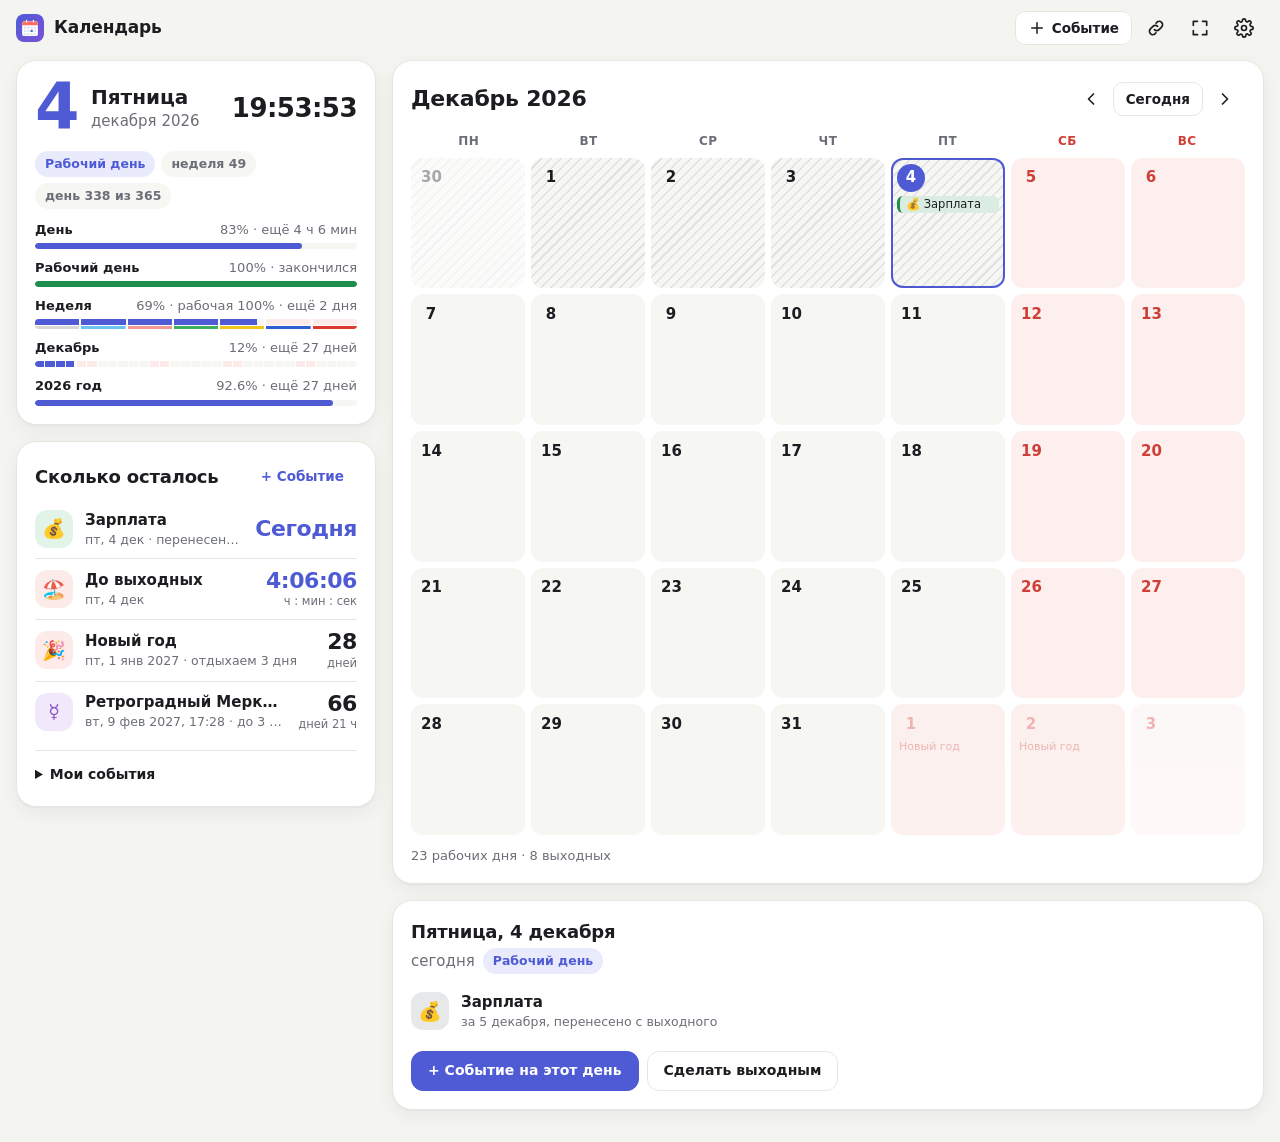
<file: index.html>
<!doctype html>
<html lang="ru">
<head>
  <meta charset="utf-8">
  <meta name="viewport" content="width=device-width, initial-scale=1, viewport-fit=cover">
  <title>Удобный календарь</title>
  <meta name="description" content="Сегодня, месяц и отсчёты до событий, выходных и зарплаты">
  <meta name="theme-color" content="#f4f4f1" media="(prefers-color-scheme: light)">
  <meta name="theme-color" content="#0f1115" media="(prefers-color-scheme: dark)">
  <meta name="apple-mobile-web-app-capable" content="yes">
  <meta name="mobile-web-app-capable" content="yes">
  <meta name="apple-mobile-web-app-title" content="Календарь">
  <meta name="apple-mobile-web-app-status-bar-style" content="default">
  <link rel="manifest" href="pwa.json">
  <link rel="icon" href="icons/icon.svg" type="image/svg+xml">
  <link rel="apple-touch-icon" href="icons/apple-touch-icon.png">
  <link rel="stylesheet" href="css/app.css">
  <script src="js/boot.js"></script>
  <script type="module" src="js/app.js"></script>
</head>
<body>
  <header class="topbar">
    <div class="brand">
      <img src="icons/icon.svg" alt="" width="28" height="28">
      <span>Календарь</span>
    </div>
    <div class="top-actions">
      <button class="btn small" id="installBtn" title="Установить приложение" aria-label="Установить приложение" hidden>
        <svg viewBox="0 0 24 24" aria-hidden="true"><path d="M12 4v11M7 10l5 5 5-5M5 20h14"/></svg><span class="hide-phone">Установить</span>
      </button>
      <button class="btn small" id="addBtn" title="Новое событие (N)">
        <svg viewBox="0 0 24 24" aria-hidden="true"><path d="M12 5v14M5 12h14"/></svg><span class="hide-xs">Событие</span>
      </button>
      <button class="icon-btn" id="shareBtn" title="Поделиться ссылкой" aria-label="Поделиться ссылкой">
        <svg viewBox="0 0 24 24" aria-hidden="true"><path d="M10 14a4 4 0 0 0 5.7 0l3-3a4 4 0 0 0-5.7-5.7l-1 1"/><path d="M14 10a4 4 0 0 0-5.7 0l-3 3a4 4 0 0 0 5.7 5.7l1-1"/></svg>
      </button>
      <button class="icon-btn" id="fsBtn" title="На весь экран (F)" aria-label="На весь экран" hidden>
        <svg class="fs-on" viewBox="0 0 24 24" aria-hidden="true"><path d="M4 9V4h5M20 9V4h-5M4 15v5h5M20 15v5h-5"/></svg>
        <svg class="fs-off" viewBox="0 0 24 24" aria-hidden="true" hidden><path d="M9 4v5H4M15 4v5h5M9 20v-5H4M15 20v-5h5"/></svg>
      </button>
      <button class="icon-btn" id="settingsBtn" title="Настройки" aria-label="Настройки">
        <svg viewBox="0 0 24 24" aria-hidden="true"><circle cx="12" cy="12" r="3"/><path d="M19.4 15a1.7 1.7 0 0 0 .3 1.8l.1.1a2 2 0 1 1-2.8 2.8l-.1-.1a1.7 1.7 0 0 0-1.8-.3 1.7 1.7 0 0 0-1 1.5V21a2 2 0 1 1-4 0v-.1a1.7 1.7 0 0 0-1.1-1.5 1.7 1.7 0 0 0-1.8.3l-.1.1a2 2 0 1 1-2.8-2.8l.1-.1a1.7 1.7 0 0 0 .3-1.8 1.7 1.7 0 0 0-1.5-1H3a2 2 0 1 1 0-4h.1a1.7 1.7 0 0 0 1.5-1.1 1.7 1.7 0 0 0-.3-1.8l-.1-.1a2 2 0 1 1 2.8-2.8l.1.1a1.7 1.7 0 0 0 1.8.3H9a1.7 1.7 0 0 0 1-1.5V3a2 2 0 1 1 4 0v.1a1.7 1.7 0 0 0 1 1.5 1.7 1.7 0 0 0 1.8-.3l.1-.1a2 2 0 1 1 2.8 2.8l-.1.1a1.7 1.7 0 0 0-.3 1.8V9a1.7 1.7 0 0 0 1.5 1H21a2 2 0 1 1 0 4h-.1a1.7 1.7 0 0 0-1.5 1z"/></svg>
      </button>
    </div>
  </header>

  <main class="layout">
    <div class="col-a">
      <section class="card today" id="today" aria-label="Сегодня"></section>
      <section class="card countdowns" aria-labelledby="cdTitle">
        <div class="card-head">
          <h2 id="cdTitle">Сколько осталось</h2>
          <button class="btn small ghost" data-act="new-event">+ Событие</button>
        </div>
        <ul class="cd-list" id="cdList"></ul>
        <button class="btn small ghost cd-more" data-act="cd-more" id="cdMore" hidden></button>
        <details class="events-all" id="eventsAll">
          <summary>Мои события <span class="muted" id="evCount"></span></summary>
          <ul class="ev-list" id="evList"></ul>
        </details>
      </section>
    </div>

    <section class="card month" aria-labelledby="mTitle">
      <div class="month-head">
        <h2 id="mTitle"></h2>
        <div class="month-nav">
          <button class="icon-btn" data-act="prev" aria-label="Предыдущий месяц" title="Предыдущий месяц (←)">
            <svg viewBox="0 0 24 24" aria-hidden="true"><path d="M15 18l-6-6 6-6"/></svg>
          </button>
          <button class="btn small" data-act="today" title="Сегодня (T)">Сегодня</button>
          <button class="icon-btn" data-act="next" aria-label="Следующий месяц" title="Следующий месяц (→)">
            <svg viewBox="0 0 24 24" aria-hidden="true"><path d="M9 18l6-6-6-6"/></svg>
          </button>
        </div>
      </div>
      <div class="dow" id="dow"></div>
      <div class="grid" id="grid" role="grid"></div>
      <div class="month-foot muted" id="mStats"></div>
    </section>

    <div class="col-c">
      <section class="card day" id="day" aria-live="polite"></section>
      <section class="card bclock" id="bclock" aria-label="Часы"></section>
    </div>
  </main>

  <dialog class="sheet" id="evDlg">
    <form id="evForm" method="dialog" autocomplete="off">
      <h2 id="evDlgTitle">Новое событие</h2>
      <label class="fld"><span>Название</span><input name="title" required maxlength="120" placeholder="Например, отпуск"></label>
      <div class="row2">
        <label class="fld"><span>Дата</span><input type="date" name="date" required></label>
        <label class="fld"><span>Время <em>необязательно</em></span><input type="hidden" name="time"><button type="button" class="time-field" id="evTimeBtn"></button></label>
      </div>
      <div class="fld" id="evCalFld" hidden><span>Календарь <em>можно несколько</em></span>
        <div class="cal-chips" id="evCals" role="group" aria-label="Календари"></div>
        <p class="cal-note" id="evCalNote" hidden></p>
      </div>
      <label class="fld"><span>Повтор</span>
        <select name="repeat">
          <option value="none">Не повторять</option>
          <option value="yearly">Каждый год</option>
          <option value="monthly">Каждый месяц</option>
          <option value="weekly">Каждую неделю</option>
        </select>
      </label>
      <div class="fld"><span>Цвет и значок</span>
        <div class="colors-row"><div class="colors" id="evColors"></div><input class="emoji-in" name="emoji" maxlength="16" placeholder="🙂" aria-label="Значок (эмодзи)"></div>
      </div>
      <label class="chk"><input type="checkbox" name="countdown" checked> Показывать в «Сколько осталось»</label>
      <div class="dlg-actions">
        <button type="button" class="btn ghost danger" id="evDelete">Удалить</button>
        <span class="sp"></span>
        <button type="button" class="btn" data-close>Отмена</button>
        <button type="submit" class="btn primary" id="evSave">Сохранить</button>
      </div>
    </form>
  </dialog>

  <dialog class="sheet" id="setDlg">
    <div class="dlg-body" id="setBody"></div>
  </dialog>

  <dialog class="sheet" id="shareDlg">
    <div class="dlg-body">
      <h2 id="shareTitle">Перенести на другое устройство</h2>
      <p class="muted" id="shareDesc">Откройте эту ссылку на телефоне или другом компьютере — события и настройки применятся там. Можно отсканировать QR-код камерой.</p>
      <div class="share-opts" id="shareOpts" hidden>
        <label class="chk"><input type="checkbox" id="shareCals"> Перенести также общие календари</label>
        <div class="cal-chips" id="shareCalChips" role="group" aria-label="Какие общие календари перенести" hidden></div>
        <p class="cal-note" id="shareCalNote" hidden></p>
      </div>
      <div class="qr" id="qr"></div>
      <div class="linkrow">
        <input id="shareLink" readonly aria-label="Ссылка">
        <button class="btn primary" id="copyLink">Копировать</button>
      </div>
      <p class="muted small" id="shareSize"></p>
      <div class="dlg-actions">
        <button class="btn" id="nativeShare" hidden>Отправить…</button>
        <span class="sp"></span>
        <button class="btn" data-close>Готово</button>
      </div>
    </div>
  </dialog>

  <dialog class="sheet" id="impDlg">
    <div class="dlg-body">
      <h2>Применить данные из ссылки?</h2>
      <p id="impSummary"></p>
      <p class="muted small"><b>Объединить</b> — добавит и обновит события из ссылки, ваши остальные останутся.<br><b>Заменить</b> — сделает всё точно как в ссылке; общие календари этого устройства останутся.</p>
      <div class="dlg-actions">
        <button class="btn" data-close>Отмена</button>
        <span class="sp"></span>
        <button class="btn" id="impReplace">Заменить</button>
        <button class="btn primary" id="impMerge">Объединить</button>
      </div>
    </div>
  </dialog>

  <div class="update-bar" id="updateBar" role="status" hidden>
    <span id="updateText">Новая версия</span>
    <button class="btn small primary" id="updateBtn">Обновить</button>
    <button class="icon-btn" id="updateClose" aria-label="Позже" title="Позже">×</button>
  </div>

  <div class="toast" id="toast" role="status" aria-live="polite"></div>
</body>
</html>
</file>
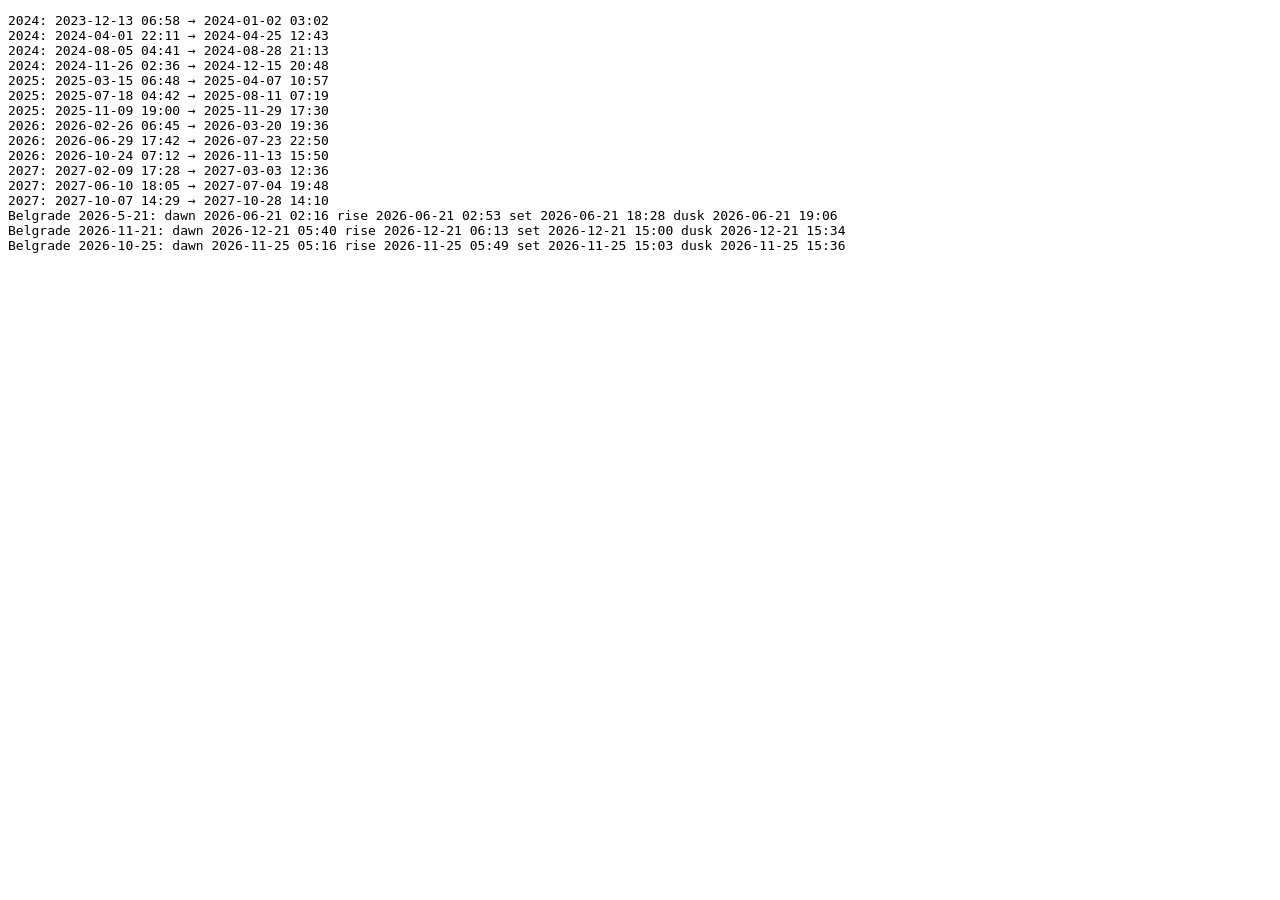
<file: tests/astro.html>
<!doctype html>
<meta charset="utf-8">
<title>Astro check</title>
<pre id="out">running…</pre>
<script type="module">
// Dev helper: prints computed Mercury retrograde periods and Belgrade sun times, for eyeballing.
import { mercuryRetrogrades, sunTimes } from '../js/astro.js';
const f = (d) => d && `${d.getFullYear()}-${String(d.getMonth() + 1).padStart(2, '0')}-${String(d.getDate()).padStart(2, '0')} ${String(d.getHours()).padStart(2, '0')}:${String(d.getMinutes()).padStart(2, '0')}`;
const lines = [];
for (const y of [2024, 2025, 2026, 2027]) for (const p of mercuryRetrogrades(y)) lines.push(`${y}: ${f(p.start)} → ${f(p.end)}`);
for (const ds of [[2026, 5, 21], [2026, 11, 21], [2026, 10, 25]]) {
  const s = sunTimes(new Date(...ds), 44.8125, 20.4612);
  lines.push(`Belgrade ${ds.join('-')}: dawn ${f(s.dawn)} rise ${f(s.sunrise)} set ${f(s.sunset)} dusk ${f(s.dusk)}`);
}
document.getElementById('out').textContent = lines.join('\n');
</script>
</file>
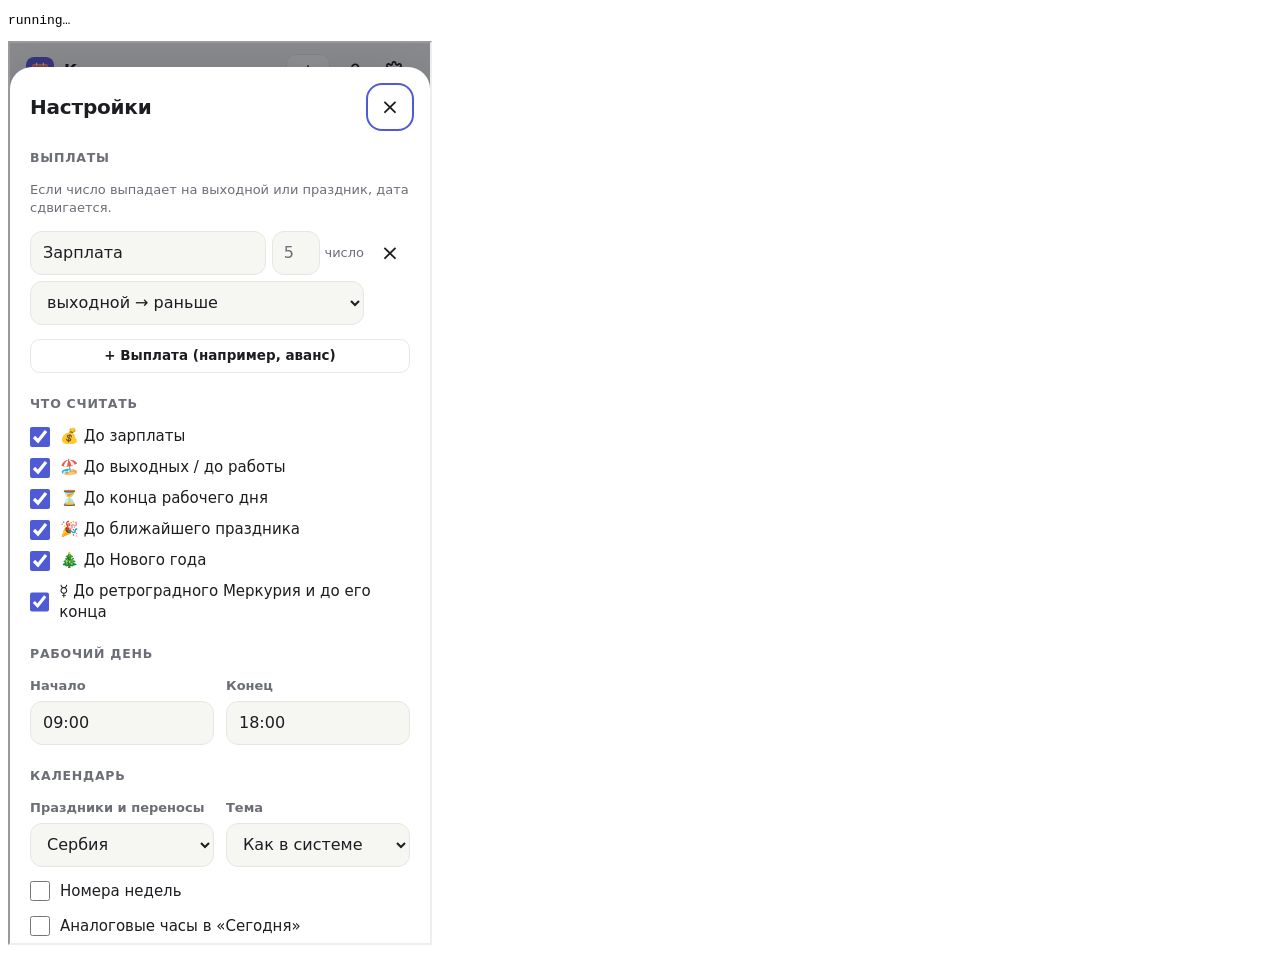
<file: tests/cal-live.html>
<!doctype html>
<meta charset="utf-8">
<title>Shared calendar live test</title>
<pre id="out">running…</pre>
<iframe id="app" src="../" width="420" height="900"></iframe>
<script type="module">
// Dev helper: drives "new shared calendar" in the real app against a GitHub repo and plays a second
// device with the module API. Open as  tests/cal-live.html#repo=owner/name&t=<token>  in a fresh profile.
// Never prints the token; deletes the calendar file at the end.
import { parseJoin, emptyShared, mergeShared, canonicalShared, packShared, normalizeShared } from '../js/shared.js';
import { createSync, getRemote, newKey } from '../js/sync.js';

const out = document.getElementById('out');
const params = new URLSearchParams(location.hash.slice(1));
history.replaceState(null, '', location.pathname);
const repo = params.get('repo');
const token = params.get('t');
const results = [];
const eq = (name, got, want) => results.push([JSON.stringify(got) === JSON.stringify(want), name, got, want]);
const wait = (ms) => new Promise((r) => setTimeout(r, ms));
const until = async (fn, ms = 30000) => { const t0 = Date.now(); while (Date.now() - t0 < ms) { const v = await fn(); if (v) return v; await wait(200); } return null; };

const frame = document.getElementById('app');
await new Promise((r) => frame.addEventListener('load', r, { once: true }));
await wait(800);
const d = frame.contentDocument;
const w = frame.contentWindow;
w.confirm = () => true;
let member = null;
try {
  // 1. create
  d.getElementById('settingsBtn').click();
  d.getElementById('calNewName').value = 'Тест-семья';
  d.getElementById('calRepo').value = repo;
  d.getElementById('calToken').value = token;
  d.querySelector('[data-act="cal-create"]').click();
  const link = await until(() => d.getElementById('shareDlg').open && d.getElementById('shareLink').value.includes('#join=') && d.getElementById('shareLink').value);
  eq('invitation shown', !!link, true);
  const j = parseJoin(link);
  member = j.member;
  eq('invitation name', j.name, 'Тест-семья');
  eq('file under cal/', member.path, `cal/${member.id}.enc`);
  const unpack = (o) => normalizeShared(o, member.id);
  const r0 = await getRemote(member, unpack);
  eq('file created and readable with the invitation key', [!!r0, r0 && r0.state.name], [true, 'Тест-семья']);
  let kind = '';
  try { await getRemote({ ...member, key: newKey() }, unpack); } catch (e) { kind = e.kind; }
  eq('another key cannot read it', kind, 'key');
  d.getElementById('shareDlg').close();
  d.getElementById('setDlg').close();

  // 2. an event added in the app goes to that calendar's file
  d.getElementById('addBtn').click();
  const f = d.getElementById('evForm');
  eq('calendar choice shown in the event dialog', d.getElementById('evCalFld').hidden, false);
  f.title.value = 'Термы';
  d.querySelector('.cal-chip[data-cal=""]').click(); // off "Мой"
  d.querySelector(`.cal-chip[data-cal="${member.id}"]`).click();
  eq('colour hidden for a shared calendar', d.getElementById('evColors').hidden, true);
  eq('warning that others will see it', [d.getElementById('evCalNote').hidden, d.getElementById('evSave').textContent], [false, 'Сохранить и отправить']);
  f.requestSubmit();
  const r1 = await until(async () => { const r = await getRemote(member, unpack); return r && r.state.events.some((e) => e.title === 'Термы') && r; });
  eq('event pushed to the shared file', !!r1, true);
  if (!r1) {
    d.getElementById('settingsBtn').click();
    const stEl = d.getElementById(`calSt-${member.id}`);
    results.push([false, 'status after edit', stEl && stEl.textContent, '']);
    d.getElementById('setDlg').close();
  }
  const personal = JSON.parse(w.localStorage.getItem('good-calendar:v1'));
  eq('not in the personal events', personal.events.some((e) => e.title === 'Термы'), false);
  eq('calendar name in the countdowns', d.getElementById('cdList').textContent.includes('Тест-семья'), true);

  // 3. another device adds an event; this one picks it up
  let b = emptyShared(member.id);
  const devB = createSync({
    getConfig: () => member, saveConfig: () => {}, getState: () => b, setState: (s) => { b = s; },
    merge: mergeShared, canon: canonicalShared, pack: packShared, unpack,
  });
  await devB.run();
  eq('second device sees the event', b.events.map((e) => e.title), ['Термы']);
  b = { ...b, events: [...b.events, { id: 'devb1', title: 'Поход на Фрушку', date: '2026-12-20', time: '', repeat: 'none', color: '#2f9e5b', emoji: '', countdown: true, u: Date.now() }] };
  // GitHub may answer 5xx on quick successive commits (and still make them): retry like the app would later
  await until(async () => { await devB.run(); return devB.status().state === 'ok'; }, 60000);
  d.getElementById('settingsBtn').click();
  const got = await until(async () => {
    d.querySelector(`.cal-row[data-cid="${member.id}"] [data-act="cal-sync"]`).click();
    await wait(1500);
    return d.getElementById('evList').textContent.includes('Поход на Фрушку');
  }, 60000);
  eq('event from the other device shown', !!got, true);
  if (!got) {
    const rr = await getRemote(member, unpack);
    results.push([false, 'diag', { devB: devB.status(), remote: rr && rr.state.events.map((e) => e.title), appStatus: (d.getElementById(`calSt-${member.id}`) || {}).textContent, cache: JSON.parse(w.localStorage.getItem(`good-calendar:cal:${member.id}`)).events.map((e) => e.title) }, '']);
  }

  // 4. rename travels too
  const nameIn = d.querySelector(`.cal-row[data-cid="${member.id}"] .cal-name`);
  nameIn.value = 'Семья';
  nameIn.dispatchEvent(new Event('change', { bubbles: true }));
  await until(async () => { await devB.run(); return b.name === 'Семья'; });
  eq('rename reaches the other device', b.name, 'Семья');

  // 5. leave
  d.querySelector(`.cal-row[data-cid="${member.id}"] [data-act="cal-leave"]`).click();
  await wait(300);
  const after = JSON.parse(w.localStorage.getItem('good-calendar:v1'));
  eq('membership removed', after.cals.length, 0);
  eq('cache removed', w.localStorage.getItem(`good-calendar:cal:${member.id}`), null);
  eq('events gone from the view', d.getElementById('evList').textContent.includes('Термы'), false);
} catch (e) {
  results.push([false, 'exception', String(e && e.message), '']);
}
// cleanup
if (member) {
  let status = 0;
  for (let i = 0; i < 5 && status !== 200; i++) {
    if (i) await wait(3000);
    const j = await fetch(`https://api.github.com/repos/${repo}/contents/${member.path}`, { headers: { Authorization: `Bearer ${token}` }, cache: 'no-store' }).then((r) => r.json());
    const del = await fetch(`https://api.github.com/repos/${repo}/contents/${member.path}`, {
      method: 'DELETE',
      headers: { Authorization: `Bearer ${token}`, 'Content-Type': 'application/json' },
      body: JSON.stringify({ message: 'remove shared calendar self-test file', sha: j.sha }),
    });
    status = del.status;
  }
  eq('cleanup', status, 200);
}
const fails = results.filter((r) => !r[0]);
out.textContent = `${results.length - fails.length}/${results.length} passed\n`
  + fails.map((x) => `FAIL ${x[1]}: got ${JSON.stringify(x[2])}, want ${JSON.stringify(x[3])}`).join('\n');
</script>
</file>
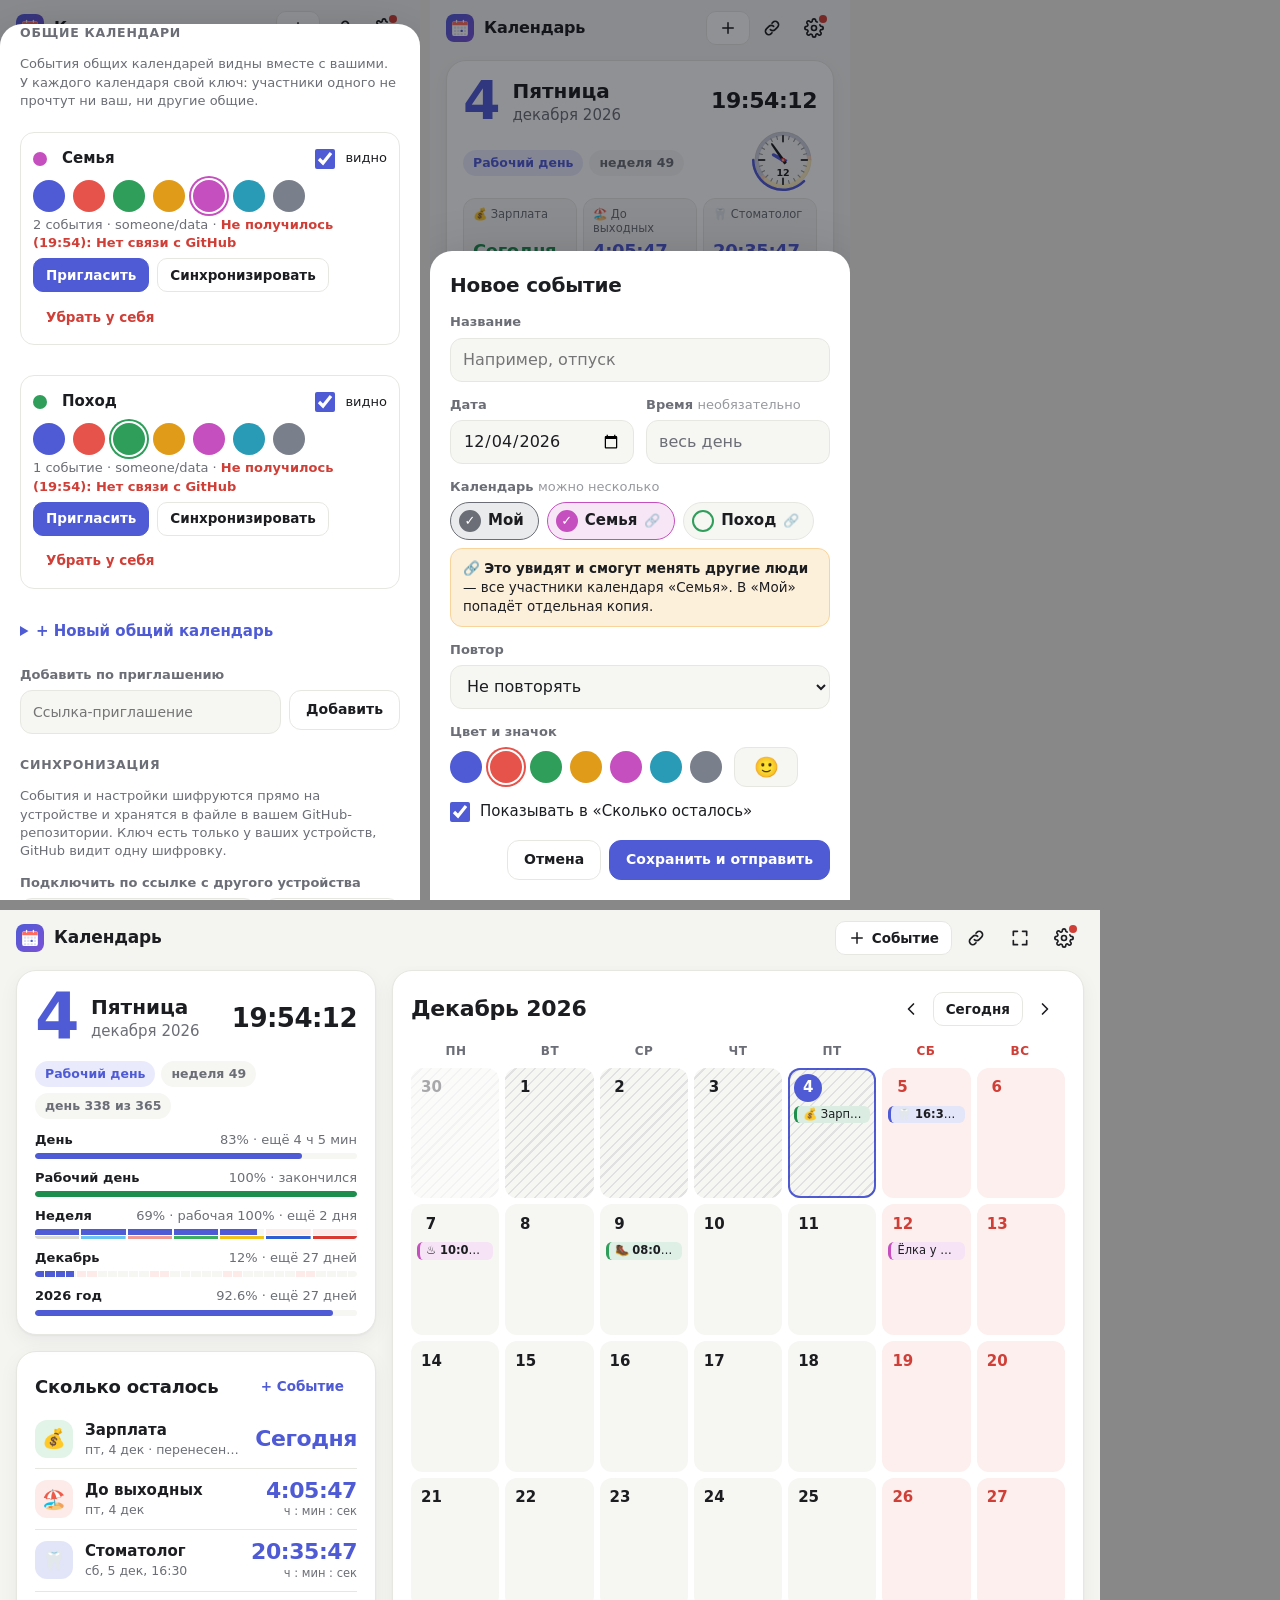
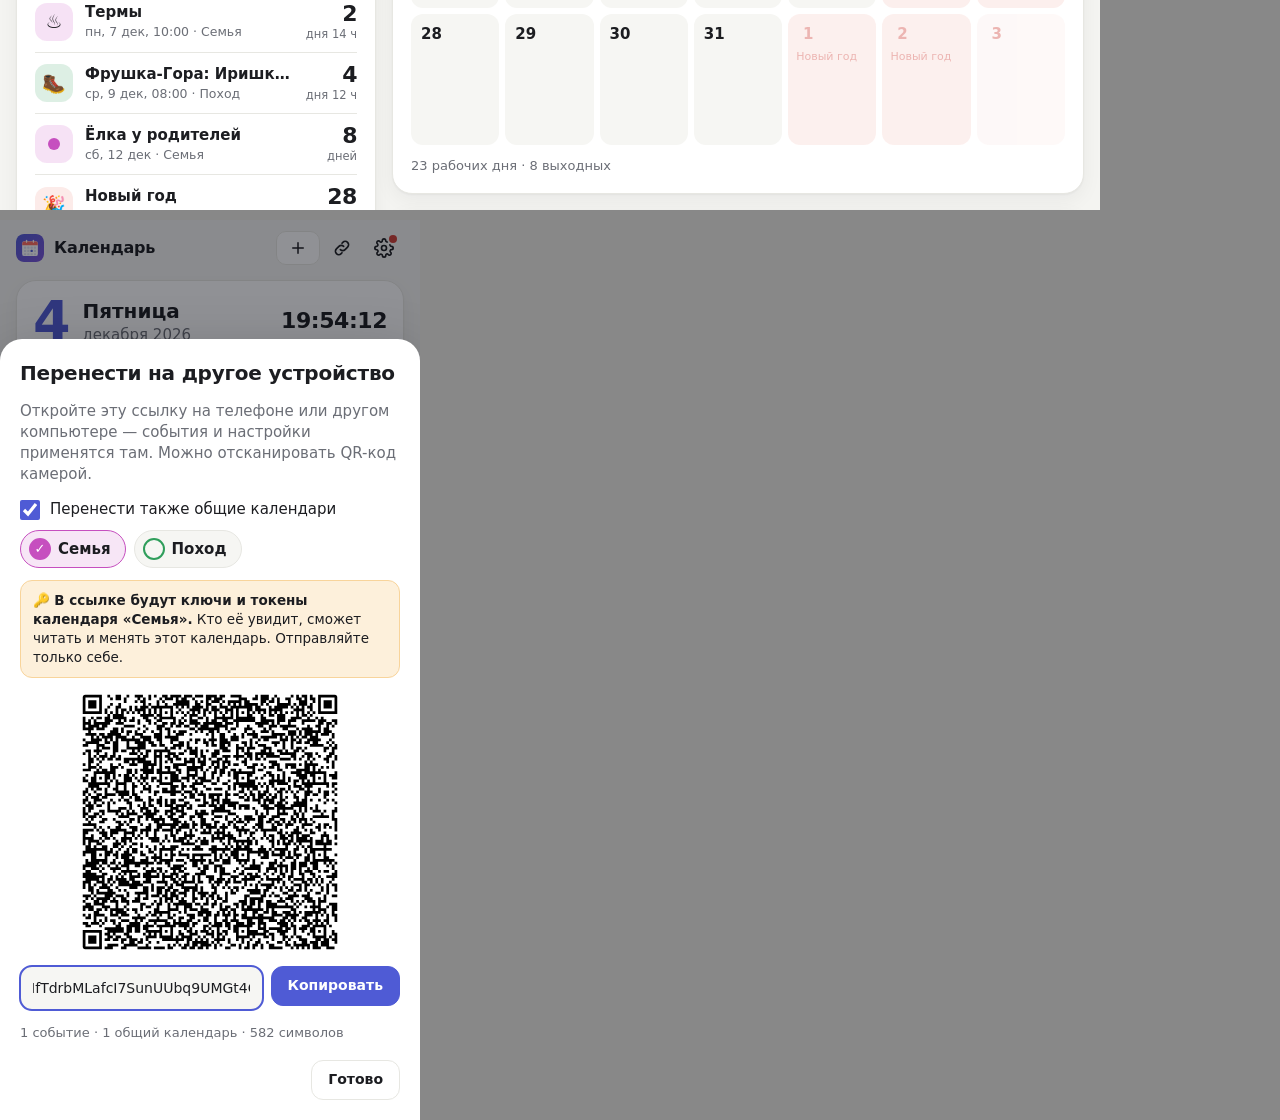
<file: tests/cals-ui.html>
<!doctype html>
<meta charset="utf-8">
<title>Shared calendars UI</title>
<style>body { margin: 0; display: flex; flex-wrap: wrap; gap: 10px; background: #888; } iframe { border: 0; background: #fff; }</style>
<!-- Dev helper (fresh profile only: overwrites local data): two made-up shared calendars, then
     a: settings at "Общие календари" · b: new event dialog · c: the month with their events -->
<iframe id="a" width="420" height="900"></iframe>
<iframe id="b" width="420" height="900"></iframe>
<iframe id="c" width="1100" height="900"></iframe>
<iframe id="d" width="420" height="900"></iframe>
<script type="module">
const day = (off) => { const t = new Date(); t.setDate(t.getDate() + off); return t.toISOString().slice(0, 10); };
const mem = (id) => ({ id, repo: 'someone/data', path: `cal/${id}.enc`, token: 'github_pat_' + 'x'.repeat(40), key: 'k'.repeat(43), u: 1 });
const ev = (id, title, off, time = '', emoji = '') => ({ id, title, date: day(off), time, repeat: 'none', color: '#4f5bd5', emoji, countdown: true, u: 1 });
localStorage.setItem('good-calendar:v1', JSON.stringify({ v: 3, events: [ev('p1', 'Стоматолог', 1, '16:30', '🦷')], cals: [mem('fam'), mem('hike')] }));
localStorage.setItem('good-calendar:cal:fam', JSON.stringify({ v: 1, id: 'fam', name: 'Семья', color: '#c64fbf', metaU: 1, events: [ev('f1', 'Термы', 3, '10:00', '♨️'), ev('f2', 'Ёлка у родителей', 8)], deleted: {} }));
localStorage.setItem('good-calendar:cal:hike', JSON.stringify({ v: 1, id: 'hike', name: 'Поход', color: '#2f9e5b', metaU: 1, events: [ev('h1', 'Фрушка-Гора: Иришки Венац', 5, '08:00', '🥾')], deleted: {} }));
const load = (id) => new Promise((r) => { const f = document.getElementById(id); f.addEventListener('load', r, { once: true }); f.src = '../'; });
await Promise.all(['a', 'b', 'c', 'd'].map(load));
await new Promise((r) => setTimeout(r, 700));
const doc = (id) => document.getElementById(id).contentDocument;
doc('a').getElementById('settingsBtn').click();
doc('a').querySelectorAll('#setBody h3').forEach((h) => { if (h.textContent === 'Общие календари') h.scrollIntoView(); });
doc('b').getElementById('addBtn').click();
doc('b').querySelector('.cal-chip[data-cal="fam"]').click();
doc('d').getElementById('shareBtn').click();
await new Promise((r) => setTimeout(r, 300));
doc('d').getElementById('shareCals').click();
await new Promise((r) => setTimeout(r, 300));
doc('d').querySelector('#shareCalChips .cal-chip[data-cal="hike"]').click();
</script>
</file>
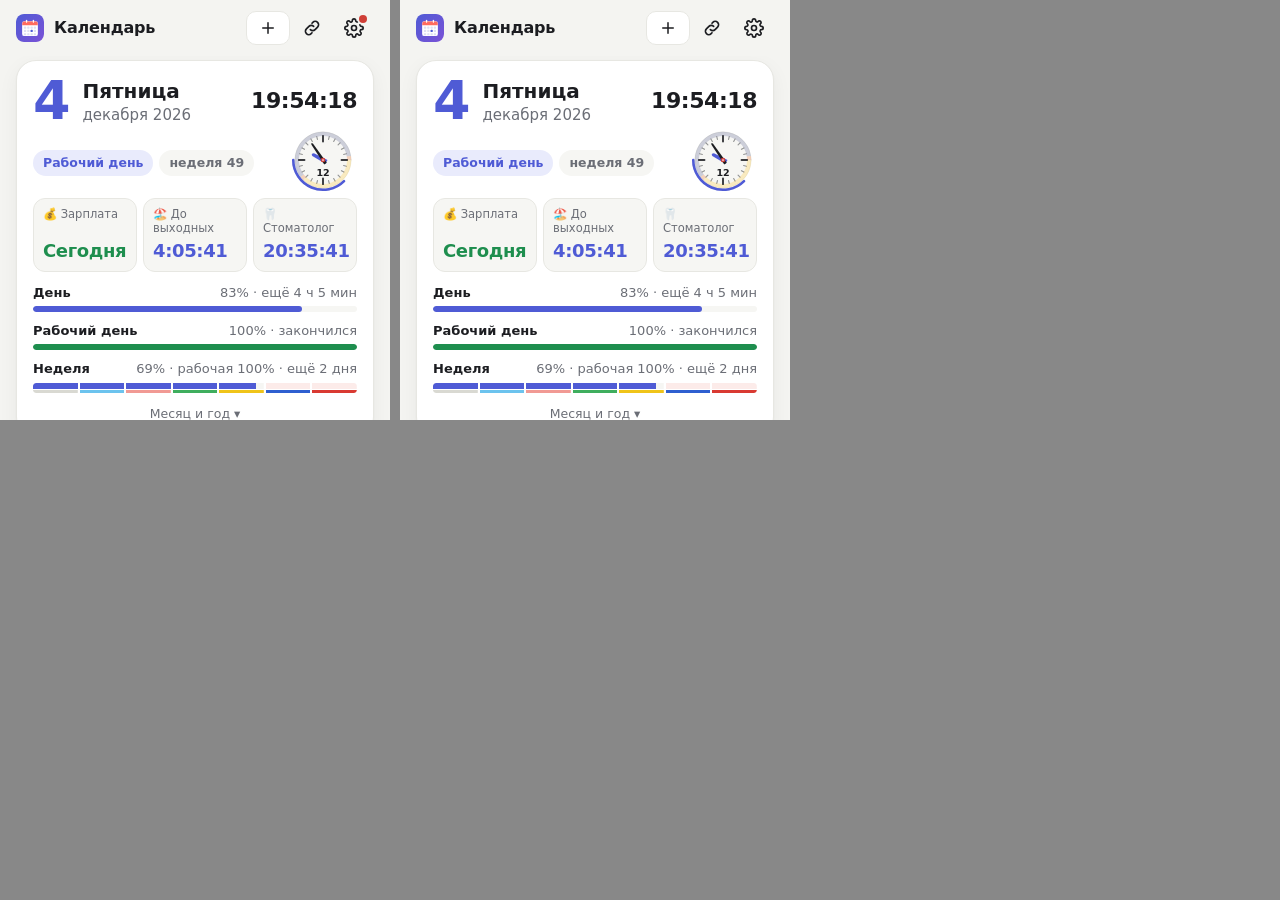
<file: tests/mini.html>
<!doctype html>
<meta charset="utf-8">
<title>Mini clock check</title>
<style>body { margin: 0; display: flex; gap: 10px; background: #888; } iframe { border: 0; width: 390px; height: 420px; }</style>
<!-- Dev helper: the phone Today card as is (a) and after tapping the small clock (b). Restores the mode at the end. -->
<iframe id="a" src="../"></iframe><iframe id="b"></iframe>
<script type="module">
const a = document.getElementById('a');
await new Promise((r) => a.addEventListener('load', r, { once: true }));
await new Promise((r) => setTimeout(r, 600));
const b = document.getElementById('b');
b.src = '../';
await new Promise((r) => b.addEventListener('load', r, { once: true }));
await new Promise((r) => setTimeout(r, 600));
b.contentDocument.querySelector('.mclock').click();
await new Promise((r) => setTimeout(r, 1500));
b.contentDocument.querySelector('.mclock').click(); // back, after the screenshot moment has passed
</script>
</file>
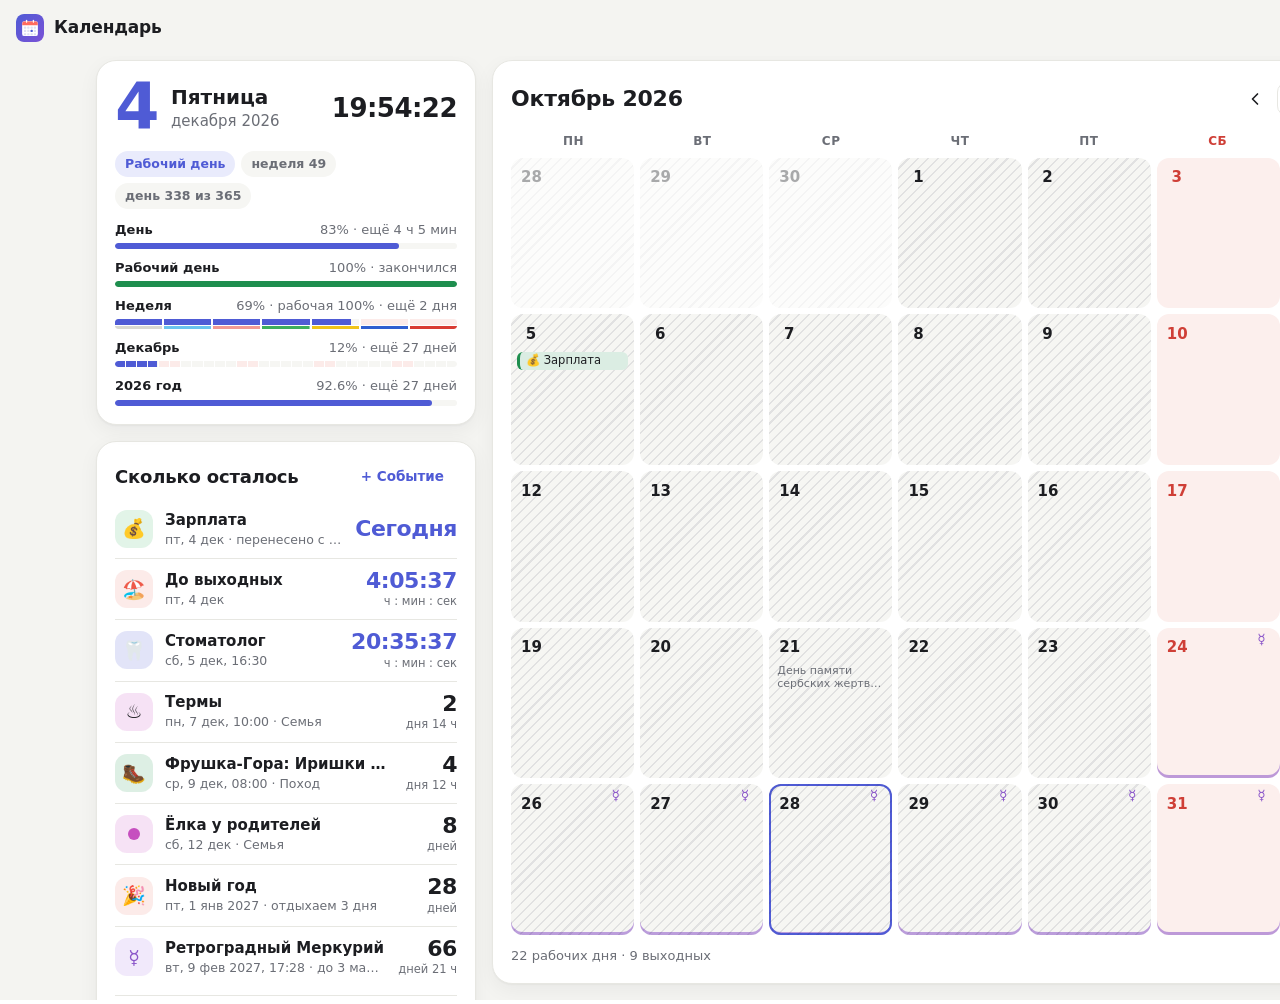
<file: tests/mshot.html>
<!doctype html>
<meta charset="utf-8">
<title>Mercury / 12h check</title>
<style>body { margin: 0; } iframe { border: 0; width: 1880px; height: 1000px; }</style>
<!-- Dev helper: the app on October 2026 (Mercury retrograde from 24 Oct) with the 12-hour dial, for screenshots. -->
<iframe id="f" src="../"></iframe>
<script type="module">
const f = document.getElementById('f');
await new Promise((r) => f.addEventListener('load', r, { once: true }));
await new Promise((r) => setTimeout(r, 700));
const d = f.contentDocument;
d.querySelector('[data-act="prev"]').click();
d.querySelector('.cell[data-day="2026-10-28"]').click();
const mode = d.querySelector('[data-bc-mode]');
if (mode && mode.querySelector('.on').textContent === '24') mode.click();
</script>
</file>
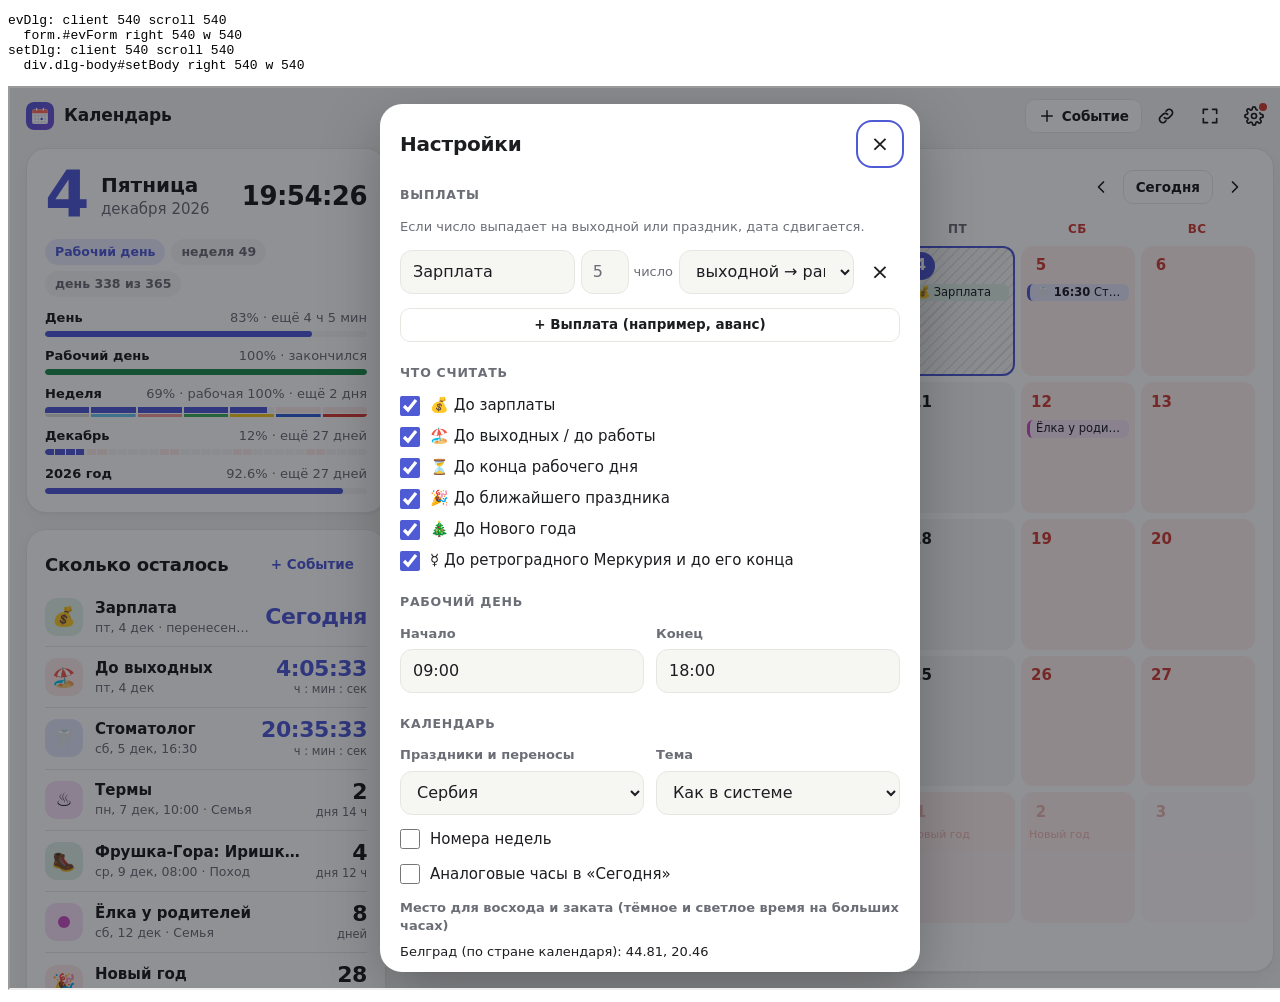
<file: tests/overflow.html>
<!doctype html>
<meta charset="utf-8">
<title>Overflow check</title>
<pre id="out">running…</pre>
<iframe id="f" src="../" width="1280" height="900"></iframe>
<script type="module">
// Dev helper: opens the dialogs and lists elements sticking out of them to the right (horizontal scroll).
const f = document.getElementById('f');
await new Promise((r) => f.addEventListener('load', r, { once: true }));
await new Promise((r) => setTimeout(r, 600));
const d = f.contentDocument;
const lines = [];
const check = (dlg) => {
  const box = dlg.getBoundingClientRect();
  lines.push(`${dlg.id}: client ${dlg.clientWidth} scroll ${dlg.scrollWidth}`);
  for (const el of dlg.querySelectorAll('*')) {
    const r = el.getBoundingClientRect();
    if (r.width && r.right > box.right - 1) lines.push(`  ${el.tagName.toLowerCase()}.${[...el.classList].join('.')}#${el.id} right ${Math.round(r.right - box.left)} w ${Math.round(r.width)}`);
  }
};
d.getElementById('addBtn').click();
check(d.getElementById('evDlg'));
d.getElementById('evDlg').close();
d.getElementById('settingsBtn').click();
check(d.getElementById('setDlg'));
document.getElementById('out').textContent = lines.join('\n');
</script>
</file>
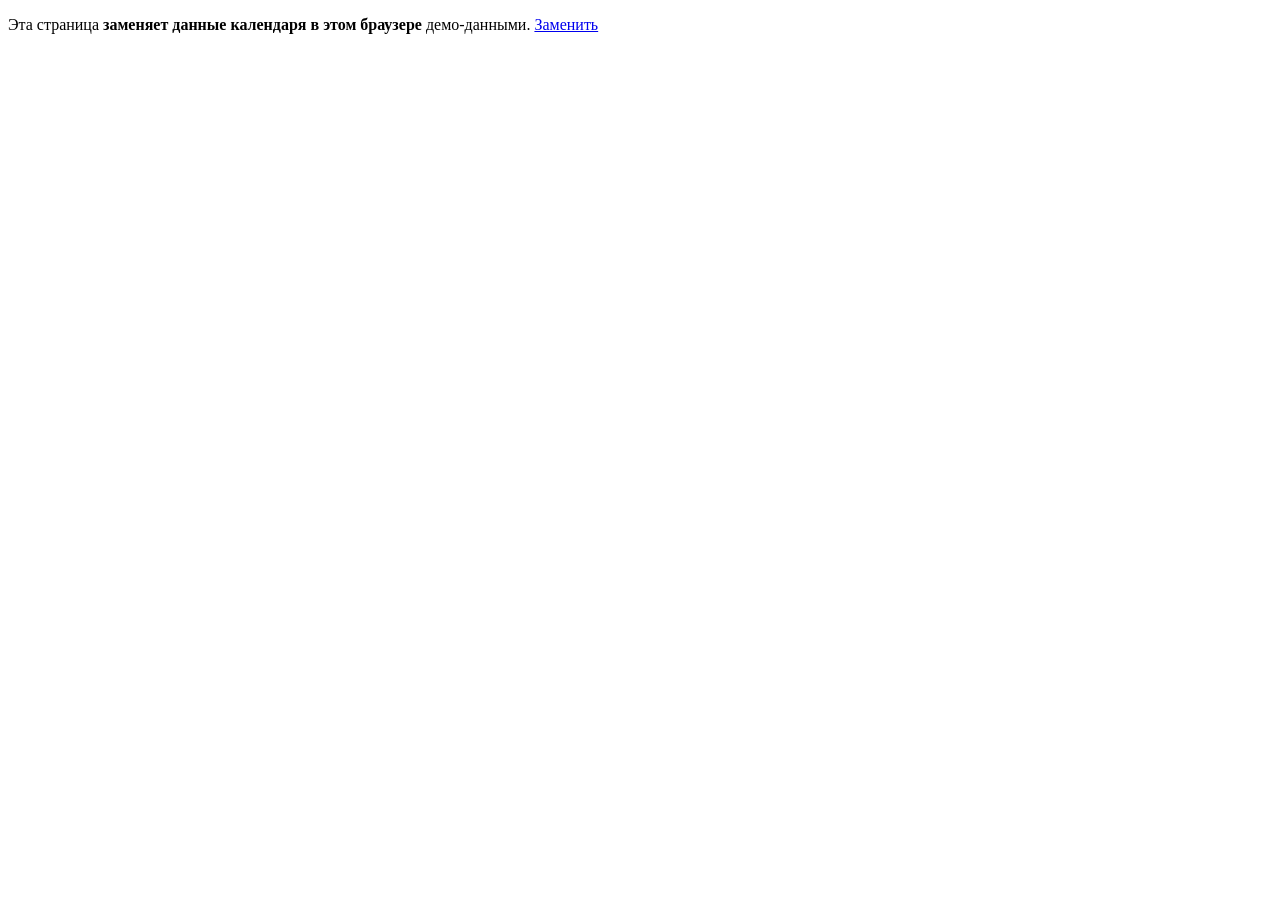
<file: tests/seed.html>
<!doctype html>
<meta charset="utf-8">
<title>Seed demo data</title>
<p id="msg">Эта страница <b>заменяет данные календаря в этом браузере</b> демо-данными.
  <a href="#go" onclick="setTimeout(function () { location.reload(); })">Заменить</a></p>
<script>
  // Dev helper: fills localStorage with sample events, then opens the app. Runs only as seed.html#go.
  if (location.hash === '#go') {
  var t = new Date();
  function d(off) {
    var x = new Date(t.getFullYear(), t.getMonth(), t.getDate() + off);
    return x.getFullYear() + '-' + String(x.getMonth() + 1).padStart(2, '0') + '-' + String(x.getDate()).padStart(2, '0');
  }
  var state = {
    v: 3,
    events: [
      { id: 'demo1', title: 'Отпуск в горах', date: d(31), time: '', repeat: 'none', color: '#2f9e5b', emoji: '🏔️', countdown: true, u: 1 },
      { id: 'demo2', title: 'День рождения мамы', date: '1961-' + d(9).slice(5), time: '', repeat: 'yearly', color: '#c64fbf', emoji: '🎂', countdown: true, u: 1 },
      { id: 'demo3', title: 'Созвон с командой', date: d(-2), time: '11:00', repeat: 'weekly', color: '#4f5bd5', emoji: '', countdown: true, u: 1 },
      { id: 'demo4', title: 'Стоматолог', date: d(1), time: '16:30', repeat: 'none', color: '#e5534b', emoji: '🦷', countdown: true, u: 1 },
      { id: 'demo5', title: 'Оплатить интернет', date: d(5), time: '', repeat: 'monthly', color: '#e09b19', emoji: '', countdown: false, u: 1 }
    ],
    paydays: [
      { id: 'salary', title: 'Зарплата', day: 5, shift: 'before', u: 0 },
      { id: 'adv', title: 'Аванс', day: 20, shift: 'before', u: 0 }
    ],
    overrides: (function () {
      // one weekday made a day off and the next Saturday made a working day, to show both looks
      var o = {}, i = 3;
      while ([0, 6].indexOf(new Date(t.getFullYear(), t.getMonth(), t.getDate() + i).getDay()) >= 0) i++;
      o[d(i)] = "off";
      while (new Date(t.getFullYear(), t.getMonth(), t.getDate() + i).getDay() !== 6) i++;
      o[d(i)] = "work";
      return o;
    })(),
    deleted: {},
    settings: { country: 'rs', workStart: '09:00', workEnd: '18:00', builtins: { payday: true, weekend: true, workday: true, holiday: true, newyear: true }, weekNumbers: false, theme: 'auto' }
  };
  localStorage.setItem('good-calendar:v1', JSON.stringify(state));
  location.replace('../');
  }
</script>
</file>
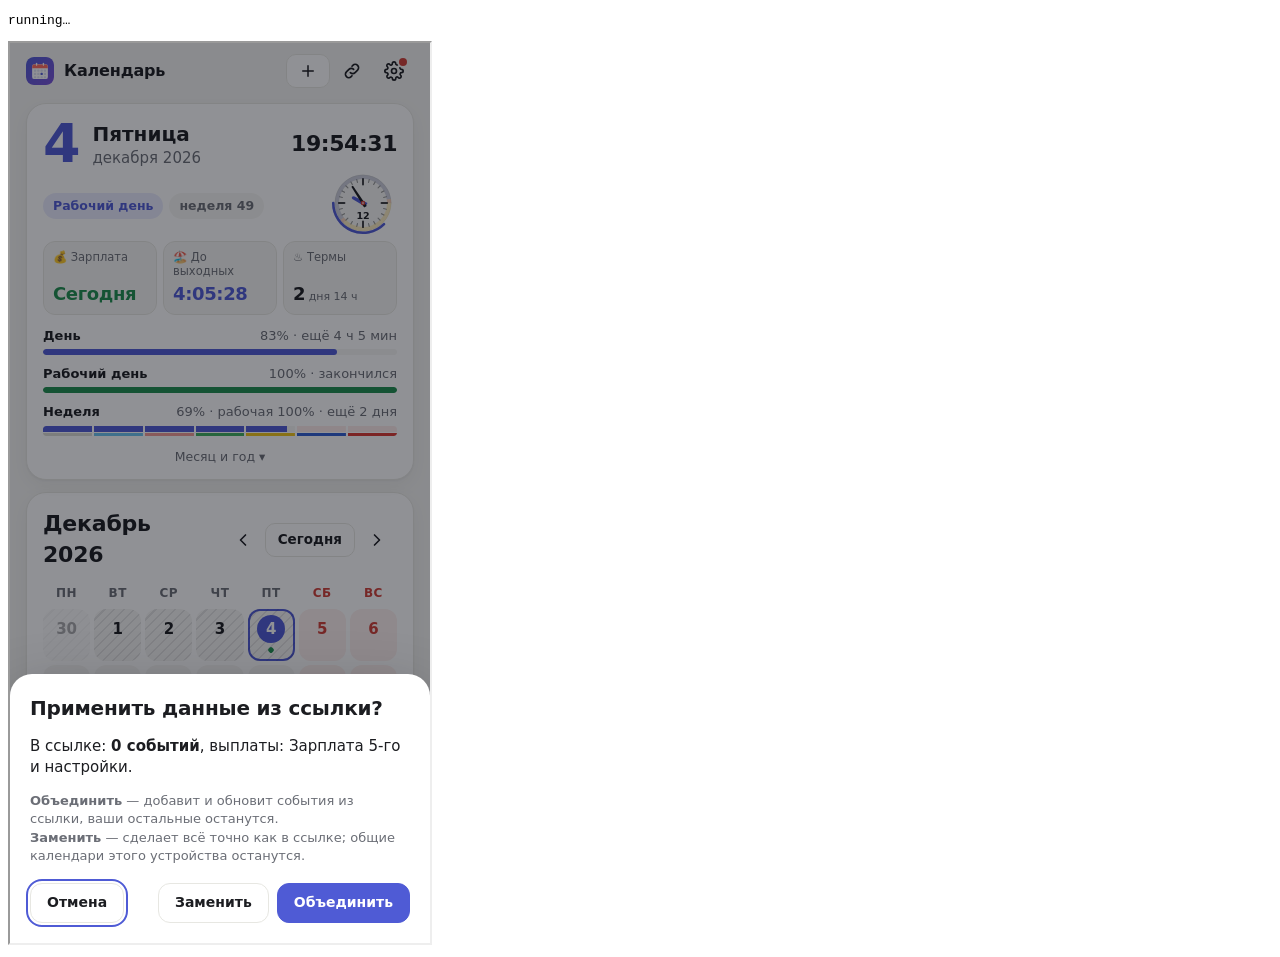
<file: tests/share-cals.html>
<!doctype html>
<meta charset="utf-8">
<title>Transfer link and shared calendars</title>
<pre id="out">running…</pre>
<iframe id="f" width="420" height="900"></iframe>
<script type="module">
// Dev helper (fresh profile only: overwrites local data): the transfer link carries shared calendars
// only when asked, and "Заменить" keeps the receiving device's ones.
import { decodeShare } from '../js/store.js';

const results = [];
const eq = (name, got, want) => results.push([JSON.stringify(got) === JSON.stringify(want), name, got, want]);
const wait = (ms) => new Promise((r) => setTimeout(r, ms));
const mem = (id) => ({ id, repo: 'someone/data', path: `cal/${id}.enc`, token: 'github_pat_' + 'x'.repeat(40), key: 'k'.repeat(43), u: 1 });
localStorage.setItem('good-calendar:v1', JSON.stringify({ v: 3, events: [], cals: [mem('fam'), mem('hike')] }));
const f = document.getElementById('f');
await new Promise((r) => { f.addEventListener('load', r, { once: true }); f.src = '../'; });
await wait(600);
const d = f.contentDocument;
const w = f.contentWindow;
const link = async () => (await decodeShare(d.getElementById('shareLink').value)).cals.map((m) => m.id);
try {
  d.getElementById('shareBtn').click();
  await wait(300);
  eq('option shown', d.getElementById('shareOpts').hidden, false);
  eq('off by default: no shared calendars in the link', await link(), []);
  d.getElementById('shareCals').click();
  await wait(300);
  eq('on: all of them', (await link()).sort(), ['fam', 'hike']);
  d.querySelector('#shareCalChips .cal-chip[data-cal="hike"]').click();
  await wait(300);
  eq('chips pick which', await link(), ['fam']);
  d.getElementById('shareDlg').close();
  d.getElementById('shareBtn').click();
  await wait(300);
  eq('reopened: off again', [d.getElementById('shareCals').checked, await link()], [false, []]);
  d.getElementById('shareDlg').close();
  // replace with a link that has no shared calendars: this device keeps its own
  const noCals = d.getElementById('shareLink').value;
  d.getElementById('pasteLink') || d.getElementById('settingsBtn').click();
  d.getElementById('pasteLink').value = noCals;
  d.querySelector('[data-act="paste-apply"]').click();
  await wait(400);
  d.getElementById('impReplace').click();
  await wait(300);
  eq('replace keeps shared calendars', JSON.parse(w.localStorage.getItem('good-calendar:v1')).cals.map((m) => m.id).sort(), ['fam', 'hike']);
  d.getElementById('settingsBtn').click();
  d.querySelector('.cal-row[data-cid="fam"] [data-act="cal-invite"]').click();
  await wait(300);
  eq('invitation dialog has no transfer option', [d.getElementById('shareTitle').textContent, d.getElementById('shareOpts').hidden], ['Пригласить в «Общий календарь»', true]);
} catch (e) {
  results.push([false, 'exception', String(e && e.message), '']);
}
const fails = results.filter((r) => !r[0]);
document.getElementById('out').textContent = `${results.length - fails.length}/${results.length} passed\n`
  + fails.map((x) => `FAIL ${x[1]}: got ${JSON.stringify(x[2])}, want ${JSON.stringify(x[3])}`).join('\n');
</script>
</file>
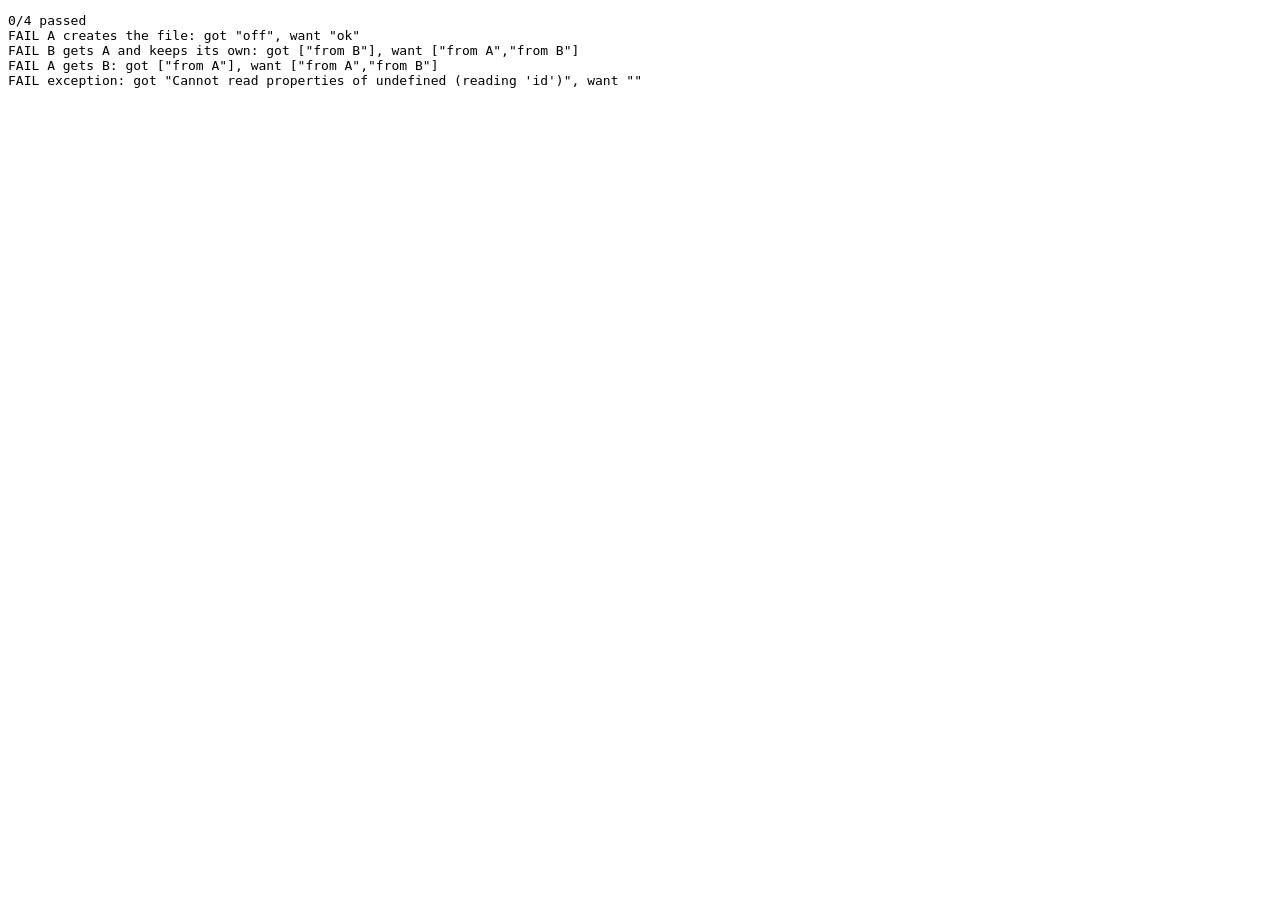
<file: tests/sync-live.html>
<!doctype html>
<meta charset="utf-8">
<title>Live sync test</title>
<pre id="out">running…</pre>
<script type="module">
// Dev helper: two simulated devices sync through a real GitHub repository.
// Open as  tests/sync-live.html#repo=owner/name&t=<token>  — uses a throwaway file under
// _selftest/ and deletes it at the end. Never prints the token.
import { normalize, canonical, newId } from '../js/store.js';
import { createSync, saveSyncConfig, newKey, getRemote, decryptState } from '../js/sync.js';

const out = document.getElementById('out');
const params = new URLSearchParams(location.hash.slice(1));
history.replaceState(null, '', location.pathname); // drop the token from the address
const results = [];
const eq = (name, got, want) => results.push([JSON.stringify(got) === JSON.stringify(want), name, got, want]);

const cfg = { repo: params.get('repo'), path: `_selftest/run-${Date.now()}.enc`, token: params.get('t'), key: newKey() };
saveSyncConfig(cfg);

const ev = (title) => ({ id: newId(), title, date: '2026-12-20', time: '', repeat: 'none', color: '#4f5bd5', emoji: '', countdown: true, u: Date.now() });
const device = (name) => {
  const d = { state: normalize({ v: 3 }), statuses: [] };
  d.sync = createSync({ getState: () => d.state, setState: (s) => { d.state = s; }, onStatus: (s) => d.statuses.push(s.state) });
  return d;
};
const A = device('A');
const B = device('B');
const titles = (d) => d.state.events.map((e) => e.title).sort();
const lastErr = (d) => { const s = d.sync.status(); return s.state === 'error' ? s.error : s.state; };

try {
  A.state.events.push(ev('from A'));
  await A.sync.run();
  eq('A creates the file', lastErr(A), 'ok');

  B.state.events.push(ev('from B'));
  await B.sync.run();
  eq('B gets A and keeps its own', titles(B), ['from A', 'from B']);

  await A.sync.run();
  eq('A gets B', titles(A), ['from A', 'from B']);

  // delete on B, override a day on B, change settings on A
  const gone = B.state.events.find((e) => e.title === 'from A');
  B.state.events = B.state.events.filter((e) => e !== gone);
  B.state.deleted[gone.id] = Date.now();
  B.state.overrides['2026-12-24'] = 'off';
  B.state.overridesU['2026-12-24'] = Date.now();
  await B.sync.run();
  A.state.settings.workEnd = '17:30';
  A.state.settingsU = Date.now();
  await A.sync.run();
  eq('deletion travels', titles(A), ['from B']);
  eq('override travels', A.state.overrides['2026-12-24'], 'off');
  await B.sync.run();
  eq('settings travel', B.state.settings.workEnd, '17:30');

  // both edit at the same time and sync concurrently: the sha check must make one retry
  A.state.events.push(ev('A again'));
  B.state.events.push(ev('B again'));
  await Promise.all([A.sync.run(), B.sync.run()]);
  await Promise.all([A.sync.run(), B.sync.run()]);
  eq('concurrent edits both kept', [titles(A), titles(B)], [['A again', 'B again', 'from B'], ['A again', 'B again', 'from B']]);
  eq('devices converge', canonical(A.state) === canonical(B.state), true);

  const remote = await getRemote(cfg);
  eq('remote equals devices', canonical(remote.state) === canonical(A.state), true);

  // what GitHub stores is ciphertext
  const raw = await fetch(`https://api.github.com/repos/${cfg.repo}/contents/${cfg.path}`, {
    headers: { Authorization: `Bearer ${cfg.token}`, Accept: 'application/vnd.github.raw+json' }, cache: 'no-store',
  }).then((r) => r.text());
  eq('stored file has no plaintext', /again|from B|17:30/.test(raw), false);

  let kind = '';
  try { await decryptState({ ...cfg, key: newKey() }, raw); } catch (e) { kind = e.kind; }
  eq('another key cannot read it', kind, 'key');

  // cleanup
  const del = await fetch(`https://api.github.com/repos/${cfg.repo}/contents/${cfg.path}`, {
    method: 'DELETE',
    headers: { Authorization: `Bearer ${cfg.token}`, Accept: 'application/vnd.github+json', 'Content-Type': 'application/json' },
    body: JSON.stringify({ message: 'remove sync self-test file', sha: remote.sha }),
  });
  eq('cleanup', del.status, 200);
} catch (e) {
  results.push([false, 'exception', String(e && e.message), '']);
} finally {
  saveSyncConfig(null);
}
const fails = results.filter((r) => !r[0]);
out.textContent = `${results.length - fails.length}/${results.length} passed\n`
  + fails.map((f) => `FAIL ${f[1]}: got ${JSON.stringify(f[2])}, want ${JSON.stringify(f[3])}`).join('\n');
</script>
</file>
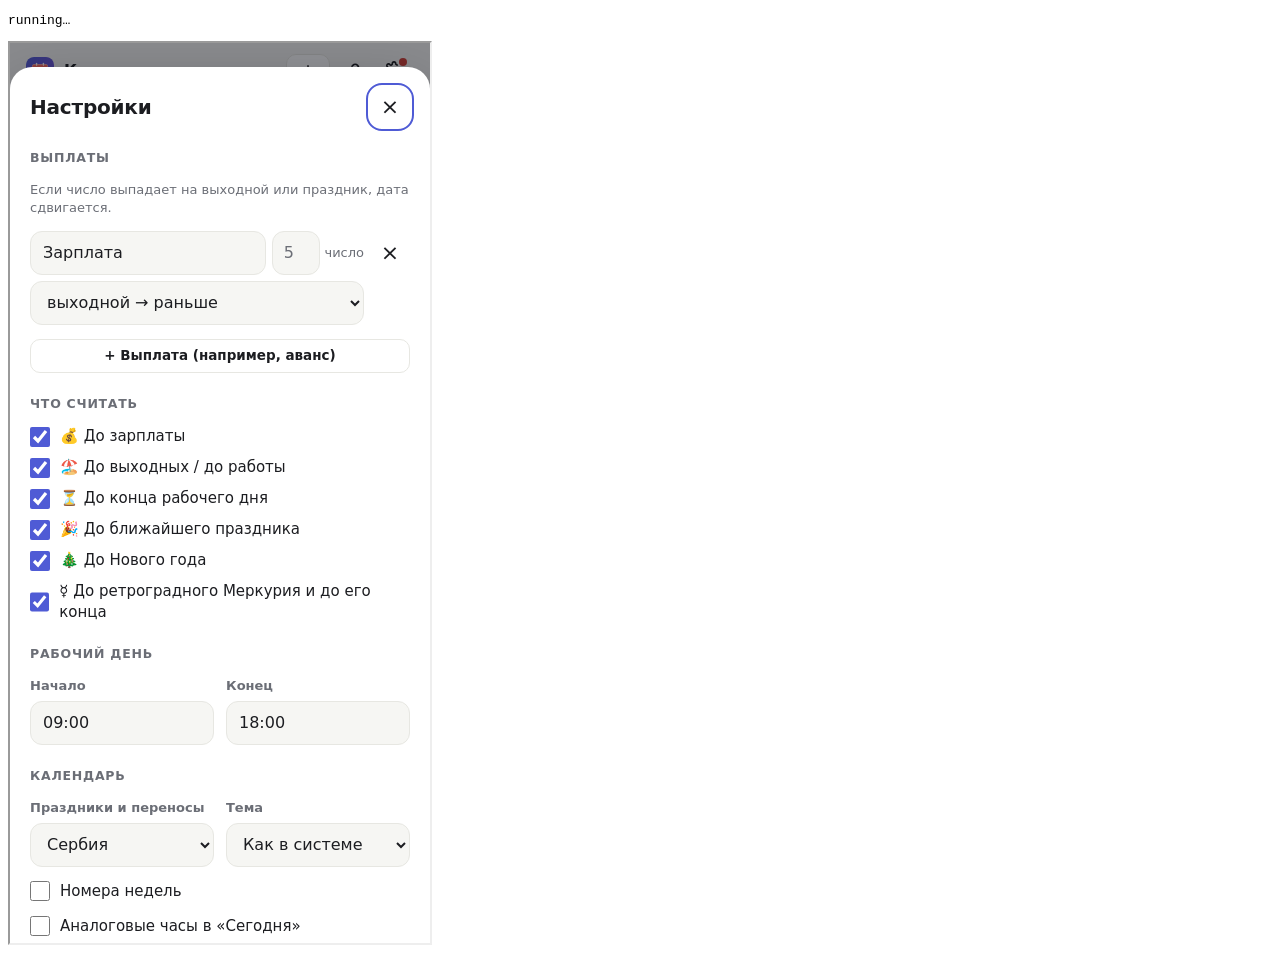
<file: tests/sync-ui.html>
<!doctype html>
<meta charset="utf-8">
<title>Sync UI test</title>
<pre id="out">running…</pre>
<iframe id="app" src="../" width="420" height="900"></iframe>
<script type="module">
// Dev helper: drives the sync section of the settings in the real app.
// Open as  tests/sync-ui.html#repo=owner/name&t=<token>  — uses a throwaway file under
// _selftest/ and deletes it at the end. Never prints the token. Leaves sync switched off.
const out = document.getElementById('out');
const params = new URLSearchParams(location.hash.slice(1));
history.replaceState(null, '', location.pathname);
const repo = params.get('repo');
const token = params.get('t');
const path = `_selftest/ui-${Date.now()}.enc`;
const results = [];
const eq = (name, got, want) => results.push([JSON.stringify(got) === JSON.stringify(want), name, got, want]);
const wait = (ms) => new Promise((r) => setTimeout(r, ms));
const until = async (fn, ms = 20000) => { const t0 = Date.now(); while (Date.now() - t0 < ms) { const v = fn(); if (v) return v; await wait(100); } return null; };

const frame = document.getElementById('app');
await new Promise((r) => frame.addEventListener('load', r, { once: true }));
await wait(800);
const d = frame.contentDocument;
const w = frame.contentWindow;
try {
  w.localStorage.removeItem('good-calendar:sync');
  d.getElementById('settingsBtn').click();
  d.getElementById('syncRepo').value = repo;
  d.getElementById('syncPath').value = path;
  d.getElementById('syncToken').value = token;
  d.querySelector('[data-act="sync-setup"]').click();
  const st = await until(() => { const el = d.getElementById('syncStatus'); return el && /Синхронизировано|Не получилось/.test(el.textContent) && el.textContent; });
  eq('status after setup', (st || '').replace(/\d\d:\d\d/, 'HH:MM'), 'Синхронизировано в HH:MM');
  const cfg = JSON.parse(w.localStorage.getItem('good-calendar:sync') || 'null');
  eq('config saved with path', cfg && cfg.path, path);
  eq('settings button not flagged', d.getElementById('settingsBtn').classList.contains('warn'), false);

  d.querySelector('[data-act="sync-pair"]').click();
  await wait(300);
  const link = d.getElementById('shareLink').value;
  eq('pairing link shown', /#sync=[A-Za-z0-9_-]{100,}$/.test(link), true);
  eq('pairing dialog title', d.getElementById('shareTitle').textContent, 'Подключить другое устройство');
  d.getElementById('shareDlg').close();

  // a change in the app is pushed after the debounce
  const before = await fetch(`https://api.github.com/repos/${repo}/contents/${path}`, { headers: { Authorization: `Bearer ${token}` }, cache: 'no-store' }).then((r) => r.json());
  d.getElementById('setDlg').close();
  d.getElementById('addBtn').click();
  const f = d.getElementById('evForm');
  f.title.value = 'Синк-тест';
  f.requestSubmit();
  let changed = false;
  for (let i = 0; i < 60 && !changed; i++) {
    await wait(250);
    const j = await fetch(`https://api.github.com/repos/${repo}/contents/${path}`, { headers: { Authorization: `Bearer ${token}` }, cache: 'no-store' }).then((r) => r.json());
    changed = j.sha !== before.sha;
    if (changed) before.lastSha = j.sha;
  }
  eq('edit pushed automatically', changed, true);

  // switch off (confirm dialogs auto-accepted)
  w.confirm = () => true;
  d.getElementById('settingsBtn').click();
  d.querySelector('[data-act="sync-off"]').click();
  await wait(300);
  eq('switched off', w.localStorage.getItem('good-calendar:sync'), null);
  eq('setup form back', !!d.querySelector('[data-act="sync-setup"]'), true);

  const del = await fetch(`https://api.github.com/repos/${repo}/contents/${path}`, {
    method: 'DELETE',
    headers: { Authorization: `Bearer ${token}`, 'Content-Type': 'application/json' },
    body: JSON.stringify({ message: 'remove sync UI self-test file', sha: before.lastSha || before.sha }),
  });
  eq('cleanup', del.status, 200);
} catch (e) {
  results.push([false, 'exception', String(e && e.message), '']);
}
const fails = results.filter((r) => !r[0]);
out.textContent = `${results.length - fails.length}/${results.length} passed\n`
  + fails.map((x) => `FAIL ${x[1]}: got ${JSON.stringify(x[2])}, want ${JSON.stringify(x[3])}`).join('\n');
</script>
</file>
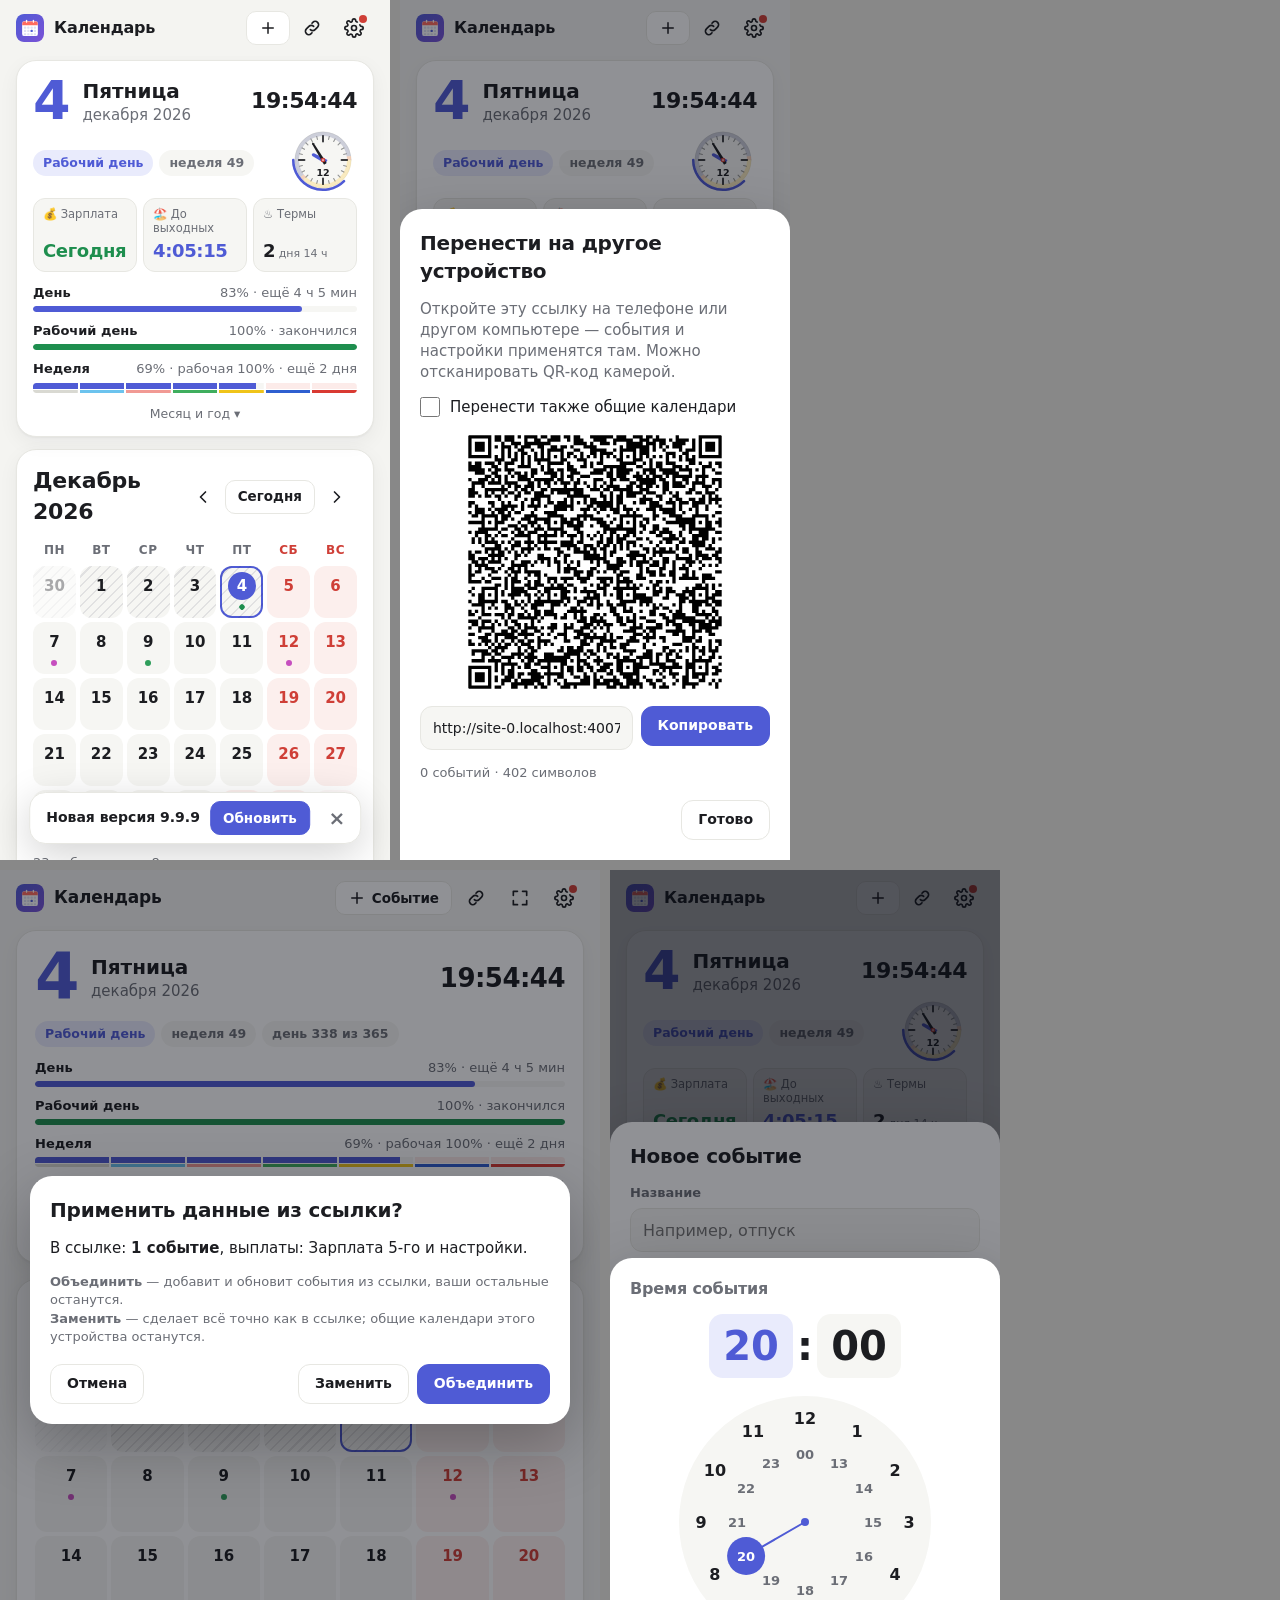
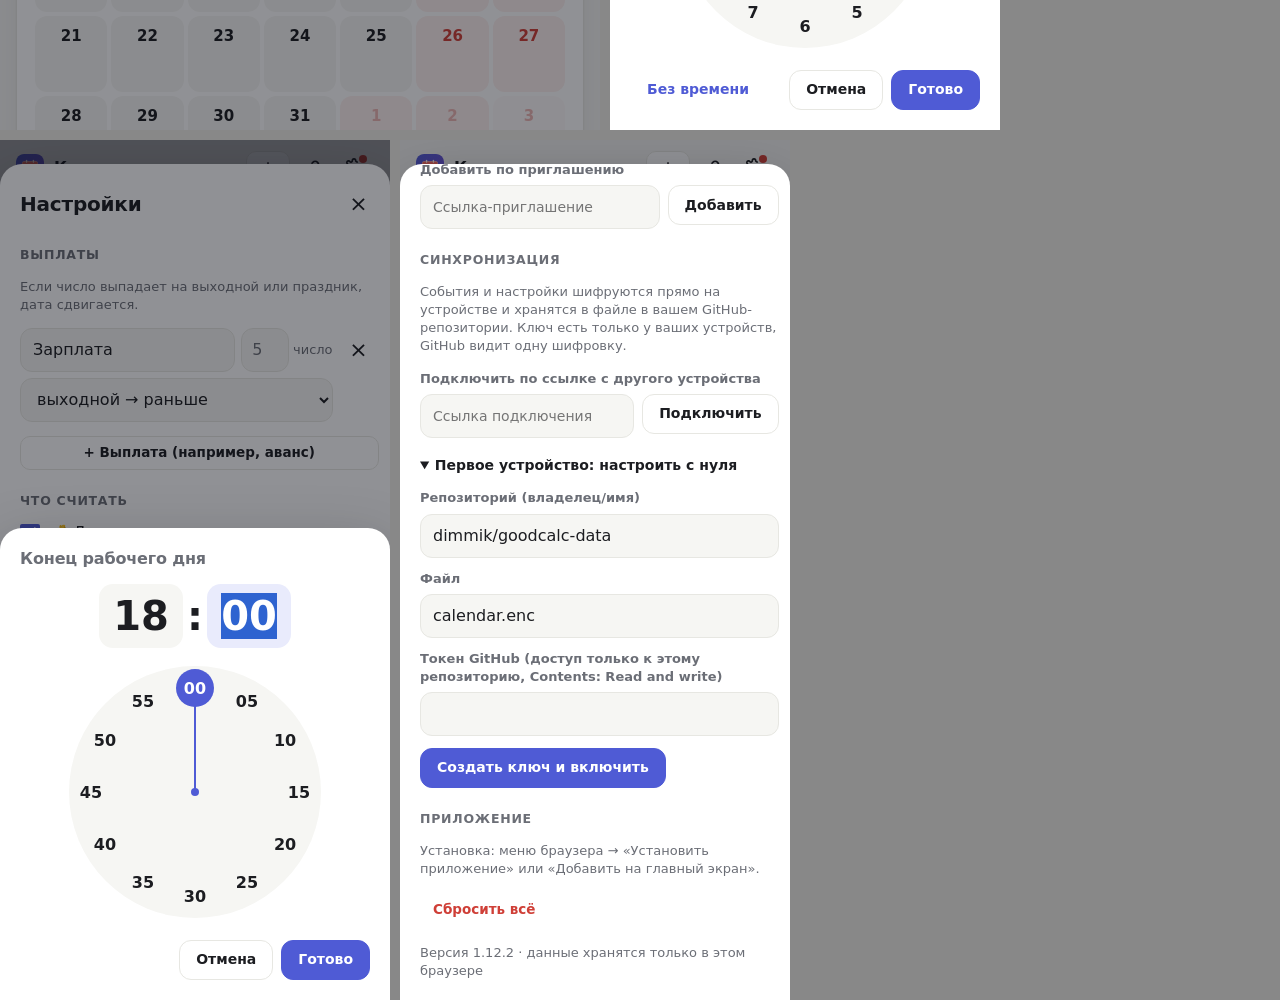
<file: tests/ui.html>
<!doctype html>
<meta charset="utf-8">
<title>UI check</title>
<style>
  body { margin: 0; display: flex; flex-wrap: wrap; gap: 10px; background: #888; }
  iframe { border: 0; background: #fff; }
</style>
<!-- Dev helper: opens the app in frames and drives the dialogs, for screenshots.
     a: update bar · b: share dialog · c: import dialog · d: event time (hours) · e: work end (minutes) -->
<iframe id="a" src="../" width="390" height="860"></iframe>
<iframe id="b" src="../" width="390" height="860"></iframe>
<iframe id="c" width="600" height="860"></iframe>
<iframe id="d" src="../" width="390" height="860"></iframe>
<iframe id="e" src="../" width="390" height="860"></iframe>
<iframe id="f" src="../" width="390" height="860"></iframe>
<script type="module">
  import { defaultState, encodeShare } from '../js/store.js';
  const st = defaultState();
  st.events.push({ id: 'imp1', title: 'Концерт', date: '2026-12-12', time: '19:00', repeat: 'none', color: '#c64fbf', emoji: '🎸', countdown: true, u: 1 });
  const code = await encodeShare(st);
  document.getElementById('c').src = `../#import=${code}`;
  const wait = (ms) => new Promise((r) => setTimeout(r, ms));
  await wait(1200);
  const doc = (id) => document.getElementById(id).contentDocument;
  // pretend the server has a newer version, to show the update bar
  const fa = document.getElementById('a').contentWindow;
  fa.fetch = () => Promise.resolve(new fa.Response("export const VERSION = '9.9.9';"));
  doc('b').getElementById('shareBtn').click();
  doc('d').getElementById('addBtn').click();
  doc('d').getElementById('evTimeBtn').click();
  doc('e').getElementById('settingsBtn').click();
  doc('e').querySelector('[data-time-s="workEnd"]').click();
  // f: the sync section of the settings, with the first-device form open
  doc('f').getElementById('settingsBtn').click();
  doc('f').querySelector('.sync-setup').open = true;
  doc('f').querySelector('.sync-setup').closest('.dlg-body').querySelectorAll('h3')
    .forEach((h) => { if (h.textContent === 'Синхронизация') h.scrollIntoView(); });
  await wait(300);
  doc('e').querySelectorAll('.tp-num')[1].focus();
</script>
</file>
<file: css/app.css>
:root {
  --bg: #f4f4f1;
  --card: #ffffff;
  --card2: #f6f6f3;
  --text: #1c1d21;
  --muted: #6b6e76;
  --line: #e7e7e2;
  --accent: #4f5bd5;
  --accent-ink: #ffffff;
  --accent-soft: #e9ebfc;
  --off: #cf3f37;
  --off-soft: #fcebe9;
  --we-bg: #fcefed;
  --hatch: rgba(40, 40, 70, .10);
  --hol-bg: #f9d9d4;
  --pay: #1e8e4e;
  --pay-soft: #e2f4e8;
  --shadow: 0 1px 2px rgba(20, 20, 30, .04), 0 6px 20px rgba(20, 20, 30, .05);
  --r: 20px;
  --gap: 16px;
  color-scheme: light;
}

@media (prefers-color-scheme: dark) {
  :root:not([data-theme="light"]) {
    --bg: #0f1115;
    --card: #171a20;
    --card2: #1e2229;
    --text: #e9e9ec;
    --muted: #9a9ea8;
    --line: #272b34;
    --accent: #8d95ff;
    --accent-ink: #0f1115;
    --accent-soft: #262b52;
    --off: #ff7b71;
    --off-soft: #36201f;
    --we-bg: #2a1e20;
    --hatch: rgba(255, 255, 255, .07);
    --hol-bg: #432427;
    --pay: #52d18b;
    --pay-soft: #17311f;
    --shadow: none;
    color-scheme: dark;
  }
}

:root[data-theme="dark"] {
  --bg: #0f1115;
  --card: #171a20;
  --card2: #1e2229;
  --text: #e9e9ec;
  --muted: #9a9ea8;
  --line: #272b34;
  --accent: #8d95ff;
  --accent-ink: #0f1115;
  --accent-soft: #262b52;
  --off: #ff7b71;
  --off-soft: #36201f;
  --we-bg: #2a1e20;
  --hatch: rgba(255, 255, 255, .07);
  --hol-bg: #432427;
  --pay: #52d18b;
  --pay-soft: #17311f;
  --shadow: none;
  color-scheme: dark;
}

* { box-sizing: border-box; }
[hidden] { display: none !important; }

html { -webkit-text-size-adjust: 100%; }

body {
  margin: 0;
  background: var(--bg);
  color: var(--text);
  font: 15px/1.4 system-ui, -apple-system, "Segoe UI", Roboto, "Helvetica Neue", Arial, sans-serif;
  -webkit-font-smoothing: antialiased;
  padding-bottom: env(safe-area-inset-bottom);
  overflow-x: hidden;
}

h2, h3 { margin: 0; }
h2 { font-size: 18px; font-weight: 650; letter-spacing: -.01em; }
button, input, select { font: inherit; color: inherit; }
svg { width: 20px; height: 20px; fill: none; stroke: currentColor; stroke-width: 2; stroke-linecap: round; stroke-linejoin: round; }
.muted { color: var(--muted); }
.small { font-size: 13px; }

/* ---------- Buttons ---------- */

.btn {
  display: inline-flex; align-items: center; justify-content: center; gap: 6px;
  height: 40px; padding: 0 16px; border-radius: 12px;
  border: 1px solid var(--line); background: var(--card); color: var(--text);
  font-size: 14px; font-weight: 550; cursor: pointer; white-space: nowrap;
  -webkit-tap-highlight-color: transparent;
}
.btn:hover { background: var(--card2); }
.btn.small { height: 34px; padding: 0 12px; font-size: 13.5px; border-radius: 10px; }
.btn.primary { background: var(--accent); border-color: var(--accent); color: var(--accent-ink); }
.btn.primary:hover { filter: brightness(1.06); }
.btn.ghost { background: transparent; border-color: transparent; color: var(--accent); }
.btn.ghost:hover { background: var(--accent-soft); }
.btn.danger { color: var(--off); }
.btn.ghost.danger:hover { background: var(--off-soft); }
.btn svg { width: 18px; height: 18px; }

.icon-btn {
  display: inline-flex; align-items: center; justify-content: center;
  width: 40px; height: 40px; border-radius: 12px; border: 0;
  background: transparent; color: var(--text); cursor: pointer; font-size: 22px; line-height: 1;
  -webkit-tap-highlight-color: transparent;
}
.icon-btn:hover { background: var(--card2); }
.icon-btn.warn { position: relative; }
.icon-btn.warn::after {
  content: ""; position: absolute; top: 7px; right: 7px; width: 8px; height: 8px; border-radius: 50%;
  background: var(--off); box-shadow: 0 0 0 2px var(--bg);
}

/* Sync section in settings */
.sync-status { margin: 0; color: var(--pay); font-weight: 550; }
.sync-status.err { color: var(--off); }
.sync-setup summary { cursor: pointer; font-weight: 600; font-size: 14px; padding: 4px 0; }
.sync-form { display: grid; gap: 12px; margin-top: 10px; }

:focus-visible { outline: 2px solid var(--accent); outline-offset: 2px; }

/* ---------- Top bar ---------- */

.topbar {
  position: sticky; top: 0; z-index: 10;
  display: flex; align-items: center; justify-content: space-between; gap: 8px;
  padding: calc(8px + env(safe-area-inset-top)) max(16px, env(safe-area-inset-right)) 8px max(16px, env(safe-area-inset-left));
  background: color-mix(in srgb, var(--bg) 85%, transparent);
  backdrop-filter: saturate(1.4) blur(14px);
  -webkit-backdrop-filter: saturate(1.4) blur(14px);
}
.brand { display: flex; align-items: center; gap: 10px; font-weight: 700; font-size: 17px; letter-spacing: -.01em; }
.brand img { border-radius: 8px; }
.top-actions { display: flex; align-items: center; gap: 4px; }

/* ---------- Layout ---------- */

.layout {
  max-width: 1720px; margin: 0 auto;
  padding: 4px max(16px, env(safe-area-inset-right)) 32px max(16px, env(safe-area-inset-left));
  display: grid; gap: var(--gap);
  grid-template-columns: minmax(0, 1fr);
}
.col-a { display: grid; gap: var(--gap); align-content: start; min-width: 0; }

@media (min-width: 900px) {
  .layout { grid-template-columns: 360px minmax(0, 1fr); align-items: start; }
  .col-a { grid-column: 1; grid-row: 1 / span 2; }
  .month { grid-column: 2; grid-row: 1; }
  .col-c { grid-column: 2; grid-row: 2; }
}
.col-c { display: grid; gap: var(--gap); min-width: 0; }
.bclock { display: none; }
@media (min-width: 1400px) {
  .layout { grid-template-columns: 380px minmax(0, 1fr) 340px; }
  .col-a { grid-row: 1; }
  /* the day panel and the big clock share the column; the clock takes what is left of the screen */
  .col-c {
    grid-column: 3; grid-row: 1; position: sticky; top: calc(60px + env(safe-area-inset-top));
    display: flex; flex-direction: column;
    height: calc(100vh - 76px - env(safe-area-inset-top));
    height: calc(100dvh - 76px - env(safe-area-inset-top));
  }
  .col-c .day { flex: 0 1 auto; min-height: 0; overflow: auto; }
  .bclock:not(:empty) { display: flex; }
}

/* ---------- Big analog clock ---------- */

.bclock {
  flex: 1 1 0; min-height: 0; flex-direction: column; align-items: center; justify-content: center;
  gap: 10px; padding: 14px;
}
.bclock { position: relative; }
.bclock.tiny { visibility: hidden; }
.bc-mode {
  position: absolute; top: 12px; right: 12px; display: flex; padding: 2px; gap: 2px;
  border: 1px solid var(--line); border-radius: 999px; background: var(--card2);
  font: inherit; font-size: 12px; font-weight: 650; color: var(--muted); cursor: pointer;
}
.bc-mode span { padding: 3px 8px; border-radius: 999px; font-variant-numeric: tabular-nums; }
.bc-mode span.on { background: var(--card); color: var(--accent); box-shadow: 0 1px 2px rgba(0, 0, 0, .12); }
.bc-mode:focus-visible { outline: 2px solid var(--accent); outline-offset: 2px; }
.bc-svg { flex: none; width: var(--bc-size, 0px); height: var(--bc-size, 0px); overflow: visible; }
.bc-cap { color: var(--muted); font-size: 14px; text-align: center; flex: none; }
.bc-sun { color: var(--muted); font-size: 12.5px; text-align: center; flex: none; margin-top: -6px; font-variant-numeric: tabular-nums; }
#bcSky path { fill: none; stroke-width: 13; stroke-linecap: butt; }
#bcSky .sky-day { stroke: var(--sky-day); }
#bcSky .sky-twilight { stroke: var(--sky-tw); }
#bcSky .sky-night { stroke: var(--sky-night); }
.bc-g0 { stop-color: var(--card); }
.bc-g1 { stop-color: var(--card2); }
.bc-face { fill: url(#bcGrad); stroke: var(--line); stroke-width: 1.5; }
#bcArc path { fill: none; stroke-width: 5; stroke-linecap: round; }
#bcArc .bc-track { stroke: var(--accent); stroke-opacity: .18; }
#bcArc .bc-done { stroke: var(--accent); }
#bcArc.off .bc-track { stroke: var(--off); stroke-opacity: .22; }
.bc-ticks line { stroke: var(--text); stroke-linecap: round; }
.bc-ticks .m { stroke-width: .9; stroke-opacity: .25; }
.bc-ticks .h { stroke-width: 2.2; stroke-opacity: .55; }
.bc-ticks .q { stroke-width: 3.4; stroke-opacity: .8; }
.bclock text { stroke: none; text-anchor: middle; dominant-baseline: central; font-variant-numeric: tabular-nums; }
.bc-nums text { fill: var(--muted); font-size: 12px; font-weight: 600; }
.bc-nums .big { fill: var(--text); font-size: 17px; font-weight: 700; }
.d24 .bc-nums text { font-size: 10.5px; fill: var(--text); }
.d24 .bc-nums .odd { font-size: 8px; fill: var(--muted); font-weight: 500; }
.d24 .bc-nums .big { font-size: 15px; }
.bc-month { fill: var(--muted); font-size: 7px; font-weight: 600; letter-spacing: .18em; }
.bc-digital { fill: var(--muted); font-size: 11px; font-weight: 600; letter-spacing: .04em; }
.bc-date rect { fill: var(--card); stroke: var(--line); stroke-width: 1; }
.bc-date text { fill: var(--accent); font-size: 8.5px; font-weight: 700; }
#bcDots circle { fill: var(--c, var(--accent)); stroke: var(--card); stroke-width: 2; }
#bcDots circle.past { opacity: .35; }
.bc-hands { filter: drop-shadow(0 1.5px 1.5px rgba(0, 0, 0, .22)); }
.bc-h { fill: var(--accent); stroke: none; }
.bc-m { fill: var(--text); stroke: none; }
.bc-s line { stroke: var(--off); stroke-width: 1.3; stroke-linecap: round; }
.bc-s circle { fill: var(--off); stroke: none; }
.bc-pin { fill: var(--off); stroke: none; }
.bc-pin2 { fill: var(--card); stroke: none; }

.card {
  background: var(--card); border-radius: var(--r); padding: 18px;
  box-shadow: var(--shadow); border: 1px solid var(--line); min-width: 0;
}
.card-head { display: flex; align-items: center; justify-content: space-between; gap: 8px; margin-bottom: 6px; }

/* ---------- Today ---------- */

.today { position: relative; overflow: hidden; isolation: isolate; }
.today > :not(.aclock) { position: relative; z-index: 1; }

/* Analog clock: a translucent layer under the card content */
.aclock {
  position: absolute; z-index: 0; top: 50%; left: 50%;
  height: 96%; width: auto; aspect-ratio: 1;
  transform: translate(-50%, -50%);
  pointer-events: none; overflow: visible;
  --ac-ink: var(--text);
}
.aclock .face { fill: var(--accent); fill-opacity: .035; stroke: var(--ac-ink); stroke-opacity: .10; stroke-width: 1.5; }
.aclock .ticks line { stroke: var(--ac-ink); stroke-linecap: round; }
.aclock .ticks .m { stroke-width: 1; stroke-opacity: .10; }
.aclock .ticks .h { stroke-width: 3; stroke-opacity: .18; }
.aclock line[class^="hand"] { stroke-linecap: round; }
.aclock .hand-h { stroke: var(--accent); stroke-width: 7; stroke-opacity: .22; }
.aclock .hand-m { stroke: var(--accent); stroke-width: 4.5; stroke-opacity: .22; }
.aclock .hand-s { stroke: var(--off); stroke-width: 1.6; stroke-opacity: .45; }
.aclock .pin { fill: var(--off); fill-opacity: .5; stroke: none; }

.today-head { display: flex; align-items: center; gap: 14px; }
.today-num { font-size: 64px; font-weight: 750; line-height: .9; letter-spacing: -.04em; color: var(--accent); font-variant-numeric: tabular-nums; }
.today-meta { flex: 1; min-width: 0; }
.today-wd { font-size: 20px; font-weight: 650; }
.today-date { color: var(--muted); font-size: 15px; }
.today-clock { font-size: 26px; font-weight: 600; font-variant-numeric: tabular-nums; letter-spacing: -.02em; }
.today-tags { display: flex; flex-wrap: wrap; gap: 6px; margin: 14px 0 4px; }

.chip {
  display: inline-flex; align-items: center; height: 26px; padding: 0 10px; border-radius: 999px;
  background: var(--card2); color: var(--muted); font-size: 12.5px; font-weight: 550; white-space: nowrap;
}
.chip-work { background: var(--accent-soft); color: var(--accent); }
.chip-off { background: var(--off-soft); color: var(--off); }

.bars { display: grid; gap: 10px; margin-top: 12px; }
.bar-top { display: flex; justify-content: space-between; gap: 8px; font-size: 13px; margin-bottom: 4px; }
.bar-l { font-weight: 600; }
.bar-r { color: var(--muted); font-variant-numeric: tabular-nums; text-align: right; }
.bar-track { height: 6px; border-radius: 3px; background: var(--card2); overflow: hidden; }
.bar-fill { height: 100%; border-radius: 3px; background: var(--accent); transition: width .6s; }
.bar[data-bar="work"] .bar-fill { background: var(--pay); }
.bar-track.seg { display: flex; gap: 2px; background: none; border-radius: 3px; }
.bar-track.seg i { flex: 1; min-width: 0; height: 100%; background: var(--card2); overflow: hidden; }
.bar-track.seg i:first-child { border-radius: 3px 0 0 3px; }
.bar-track.seg i:last-child { border-radius: 0 3px 3px 0; }
.bar-track.seg b { display: block; height: 100%; width: 0; background: var(--accent); transition: width .6s; }
.bar-track.seg i.off { background: var(--off-soft); }
.bar-track.seg i.off b { background: var(--off); opacity: .75; }
.bar[data-bar="month"] .bar-track.seg { gap: 1px; }
/* Week bar: each day underlined in its own colour (personal weekday palette; Monday is white) */
:root {
  --wd1: #d9d9d2; --wd2: #6cc3ee; --wd3: #f19a94; --wd4: #3fae5e;
  --wd5: #f0c419; --wd6: #2f5fd0; --wd0: #d93a32;
}
/* the strip is drawn inside the segment (below its 6px bar), so both share exact edges */
.bar[data-bar="week"] .bar-track.seg { height: 10px; }
.bar[data-bar="week"] .bar-track.seg i {
  --seg-bg: var(--card2);
  background:
    linear-gradient(var(--wd), var(--wd)) bottom / 100% 3px no-repeat,
    linear-gradient(var(--seg-bg), var(--seg-bg)) top / 100% 6px no-repeat;
}
.bar[data-bar="week"] .bar-track.seg i.off { --seg-bg: var(--off-soft); }
.bar[data-bar="week"] .bar-track.seg b { height: 6px; }

/* ---------- Countdowns ---------- */

.cd-list, .ev-list, .day-items { list-style: none; margin: 0; padding: 0; }
.cd + .cd { border-top: 1px solid var(--line); }
.cd-btn, .ev-btn {
  display: flex; align-items: center; gap: 12px; width: 100%;
  padding: 10px 6px; margin: 0 -6px; width: calc(100% + 12px);
  border: 0; background: transparent; text-align: left; cursor: pointer; border-radius: 12px;
  -webkit-tap-highlight-color: transparent;
}
.cd-btn:hover, .ev-btn:hover { background: var(--card2); }
.cd-ico {
  flex: none; width: 38px; height: 38px; border-radius: 12px;
  display: inline-flex; align-items: center; justify-content: center; font-size: 19px;
  background: var(--card2);
  background: color-mix(in srgb, var(--c, var(--muted)) 16%, transparent);
}
.cd-ico.dot::after { content: ""; width: 12px; height: 12px; border-radius: 50%; background: var(--c, var(--accent)); }
.cd-main { flex: 1; min-width: 0; display: flex; flex-direction: column; }
.cd-title { font-weight: 600; overflow: hidden; text-overflow: ellipsis; white-space: nowrap; }
.cd-sub { color: var(--muted); font-size: 12.5px; overflow: hidden; text-overflow: ellipsis; white-space: nowrap; }
.cd-val { flex: none; text-align: right; display: flex; flex-direction: column; align-items: flex-end; }
.cd-v { font-size: 22px; font-weight: 700; line-height: 1.1; font-variant-numeric: tabular-nums; letter-spacing: -.02em; }
.cd-u { color: var(--muted); font-size: 11.5px; white-space: nowrap; }
.cd.hot .cd-v { color: var(--accent); }
.k-payday .cd-v { color: var(--pay); }
.cd.k-payday .cd-ico { background: var(--pay-soft); }
.cd.k-holiday .cd-ico, .cd.k-weekend .cd-ico, .cd.k-rest .cd-ico { background: var(--off-soft); }
.cd.k-newyear .cd-ico, .cd.k-workday .cd-ico { background: var(--accent-soft); }
.cd.k-mercury .cd-ico { background: var(--merc-soft); color: var(--merc); font-weight: 700; }
.empty { color: var(--muted); padding: 12px 0; font-size: 14px; }

.events-all { margin-top: 8px; border-top: 1px solid var(--line); padding-top: 10px; }
.events-all summary { cursor: pointer; font-weight: 600; font-size: 14px; padding: 4px 0; list-style-position: inside; }
.ev-list .past { opacity: .55; }

/* ---------- Month ---------- */

.month-head { display: flex; align-items: center; justify-content: space-between; gap: 8px; margin-bottom: 10px; }
.month-head h2 { font-size: 22px; }
.month-nav { display: flex; align-items: center; gap: 2px; }

.dow, .grid { display: grid; grid-template-columns: repeat(7, minmax(0, 1fr)); gap: 4px; }
.dow.with-wk, .grid.with-wk { grid-template-columns: 26px repeat(7, minmax(0, 1fr)); }
.dow { margin-bottom: 4px; }
.dow span { text-align: center; font-size: 12px; font-weight: 600; color: var(--muted); text-transform: uppercase; letter-spacing: .04em; padding: 4px 0; }
.dow .we { color: var(--off); }
.wk { display: flex; align-items: center; justify-content: center; font-size: 11px; color: var(--muted); font-variant-numeric: tabular-nums; }

.cell {
  position: relative; display: flex; flex-direction: column; align-items: center;
  height: 52px; padding: 6px 2px; border: 0; border-radius: 12px;
  background: var(--card2); cursor: pointer; text-align: left; overflow: hidden; min-width: 0;
  -webkit-tap-highlight-color: transparent;
}
.cell:hover { box-shadow: inset 0 0 0 1px var(--line); }
.c-num {
  display: inline-flex; align-items: center; justify-content: center;
  min-width: 28px; height: 28px; padding: 0 4px; border-radius: 999px;
  font-weight: 600; font-variant-numeric: tabular-nums; font-size: 15px;
}
.cell.off .c-num { color: var(--off); }
.cell.off { background: var(--we-bg); }
.cell.hol { background: var(--hol-bg); }
.cell.workwk .c-num { color: var(--text); text-decoration: underline dotted var(--muted); text-underline-offset: 3px; }
.cell.out { opacity: .38; }
.cell.today .c-num { background: var(--accent); color: var(--accent-ink); }
.cell.sel { box-shadow: inset 0 0 0 2px var(--accent); }

/* Working time already behind: past workdays hatched fully, today up to "now" */
.cell > * { position: relative; z-index: 1; }
.cell::before {
  content: ""; position: absolute; top: 0; bottom: 0; left: 0; width: 0; z-index: 0;
  pointer-events: none;
  background: repeating-linear-gradient(135deg, var(--hatch) 0 1.5px, transparent 1.5px 7px);
}
.cell.past::before, .cell.wdone::before { width: 100%; }
.cell.wnow:not(.wdone)::before {
  width: calc(var(--wp, 0) * 100%);
  box-shadow: inset -2px 0 0 color-mix(in srgb, var(--accent) 45%, transparent);
}
.c-merc { position: absolute; top: 4px; right: 14px; font-size: 14px; font-weight: 700; line-height: 1; color: var(--merc); pointer-events: none; }
.cell.merc { --merc-line: inset 0 -3px 0 color-mix(in srgb, var(--merc) 55%, transparent); box-shadow: var(--merc-line); }
.cell.merc:hover { box-shadow: inset 0 0 0 1px var(--line), var(--merc-line); }
.cell.merc.sel { box-shadow: inset 0 0 0 2px var(--accent), var(--merc-line); }
.cd-ico.merc { background: var(--merc-soft); color: var(--merc); font-weight: 700; }
.cell.ovr::after { content: ""; position: absolute; top: 6px; right: 6px; width: 5px; height: 5px; border-radius: 50%; background: var(--muted); }

.c-hol, .c-chips { display: none; }
.c-dots { display: flex; gap: 3px; margin-top: 3px; height: 8px; align-items: center; }
.c-dots i { width: 6px; height: 6px; border-radius: 50%; background: var(--c); }
.c-dots .dot-pay { background: var(--pay); border-radius: 2px; transform: rotate(45deg) scale(.85); }

.month-foot { margin-top: 12px; font-size: 13px; }

@media (min-width: 600px) {
  .cell { height: 76px; }
}

@media (min-width: 900px) {
  /* The month fits the window: week rows share the height that is left (top bar 56px,
     4px above the cards, 16px below), never smaller than a usable minimum. */
  .month {
    display: flex; flex-direction: column;
    height: calc(100vh - 76px - env(safe-area-inset-top));
    height: calc(100dvh - 76px - env(safe-area-inset-top));
    min-height: 520px;
  }
  .grid { flex: 1 1 0; min-height: 0; grid-auto-rows: minmax(0, 1fr); gap: 6px; }
  .cell { height: auto; min-height: 0; align-items: stretch; padding: 6px; }
  .c-num { align-self: flex-start; }
  .c-dots { display: none; }
  .c-hol { display: block; font-size: 11px; line-height: 1.2; color: var(--off); margin: 2px 2px 0; overflow: hidden; display: -webkit-box; -webkit-line-clamp: 2; -webkit-box-orient: vertical; }
  .c-obs { color: var(--muted); }
  .c-chips { display: flex; flex-direction: column; gap: 2px; margin-top: 4px; min-width: 0; }
  .chip-ev {
    font-size: 11.5px; line-height: 1.35; padding: 1px 6px; border-radius: 6px;
    white-space: nowrap; overflow: hidden; text-overflow: ellipsis;
    background: var(--card);
    background: color-mix(in srgb, var(--c) 16%, var(--card));
    border-left: 3px solid var(--c);
  }
  .chip-ev b { font-weight: 650; font-variant-numeric: tabular-nums; }
  .chip-more { font-size: 11px; color: var(--muted); padding-left: 6px; }
}

@media (min-width: 1400px) {
  /* three columns: the month stays in view while the left column scrolls */
  .month { position: sticky; top: calc(60px + env(safe-area-inset-top)); }
}

/* ---------- Day panel ---------- */

.day-head { margin-bottom: 12px; }
.day-rel { display: flex; align-items: center; flex-wrap: wrap; gap: 8px; color: var(--muted); margin-top: 4px; }
.day-items li { display: flex; align-items: center; gap: 12px; padding: 6px 0; }
.day-items li > .ev-btn { margin: -4px -6px; }
.edit-hint { color: var(--muted); font-size: 12px; }
.day-actions { display: flex; flex-wrap: wrap; gap: 8px; margin-top: 14px; }
.day p { margin: 8px 0; }

/* ---------- Dialogs ---------- */

dialog.sheet {
  border: 0; padding: 0; border-radius: 22px;
  width: min(540px, calc(100vw - 32px)); max-height: calc(100dvh - 32px);
  background: var(--card); color: var(--text);
  box-shadow: 0 20px 60px rgba(0, 0, 0, .25);
  overflow: auto; overscroll-behavior: contain;
}
dialog.sheet::backdrop { background: rgba(10, 12, 20, .45); }
dialog.sheet > form, .dlg-body { padding: 20px; display: grid; gap: 14px; }
dialog h2 { font-size: 20px; }
dialog h3 { font-size: 12.5px; text-transform: uppercase; letter-spacing: .06em; color: var(--muted); margin-top: 8px; }
dialog p { margin: 0; }
.dlg-title { display: flex; align-items: center; justify-content: space-between; }
.dlg-actions { display: flex; align-items: center; gap: 8px; flex-wrap: wrap; margin-top: 4px; }
.sp { flex: 1; }

@media (max-width: 599px) {
  dialog.sheet {
    width: 100%; max-width: 100%; margin: auto 0 0; border-radius: 22px 22px 0 0;
    max-height: calc(100dvh - 24px);
    padding-bottom: env(safe-area-inset-bottom);
  }
}

.fld { display: grid; gap: 6px; min-width: 0; }
.fld > span { font-size: 13px; color: var(--muted); font-weight: 550; }
.fld em { font-style: normal; opacity: .7; font-weight: 400; }
.fld input, .fld select, .in, .linkrow input {
  width: 100%; min-width: 0; height: 44px; padding: 0 12px;
  border: 1px solid var(--line); border-radius: 12px; background: var(--card2);
  font-size: 16px;
}
.fld input:focus, .fld select:focus, .in:focus, .linkrow input:focus { outline: 2px solid var(--accent); outline-offset: -1px; }
.row2 { display: grid; grid-template-columns: 1fr 1fr; gap: 12px; }
.chk { display: flex; align-items: center; gap: 10px; cursor: pointer; font-size: 15px; }
.chk input { width: 20px; height: 20px; accent-color: var(--accent); margin: 0; }
.chk-list { display: grid; gap: 10px; }

.colors-row { display: flex; align-items: center; gap: 12px; flex-wrap: wrap; }
.colors { display: flex; gap: 8px; flex-wrap: wrap; }
.sw { position: relative; }
.sw input { position: absolute; inset: 0; width: 1px; height: 1px; margin: 0; padding: 0; opacity: 0; pointer-events: none; }
.sw span { display: block; width: 32px; height: 32px; border-radius: 50%; background: var(--c); cursor: pointer; box-shadow: inset 0 0 0 2px rgba(255, 255, 255, .0); }
.sw input:checked + span { box-shadow: 0 0 0 2px var(--card), 0 0 0 4px var(--c); }
.sw input:focus-visible + span { outline: 2px solid var(--accent); outline-offset: 4px; }
/* Time field (opens the 24h clock picker) */
.time-field {
  width: 100%; height: 44px; padding: 0 12px; text-align: left; cursor: pointer;
  border: 1px solid var(--line); border-radius: 12px; background: var(--card2);
  font-size: 16px; font-variant-numeric: tabular-nums;
}
.time-field.empty { color: var(--muted); }
.time-field:focus-visible { outline: 2px solid var(--accent); outline-offset: -1px; }

/* Clock-face time picker */
dialog.tp-dlg { width: min(340px, calc(100vw - 32px)); }
@media (max-width: 599px) { dialog.tp-dlg { width: 100%; } }
.tp { justify-items: center; }
.tp-title { justify-self: start; font-size: 16px; color: var(--muted); font-weight: 600; }
.tp-display { display: flex; align-items: center; gap: 4px; }
.tp-num {
  width: 84px; height: 64px; border: 0; border-radius: 14px; text-align: center;
  font-size: 40px; font-weight: 650; font-variant-numeric: tabular-nums;
  background: var(--card2); color: var(--text); caret-color: var(--accent);
}
.tp-num.on { background: var(--accent-soft); color: var(--accent); }
.tp-num:focus { outline: none; }
.tp-colon { font-size: 40px; font-weight: 650; }
.tp-dial { width: min(260px, 72vw); height: auto; touch-action: none; user-select: none; -webkit-user-select: none; cursor: pointer; fill: none; stroke: none; }
.tp-face { fill: var(--card2); }
.tp-hand { stroke: var(--accent); stroke-width: 2; }
.tp-pin, .tp-sel { fill: var(--accent); }
.tp-l { fill: var(--text); font-size: 16px; font-weight: 550; text-anchor: middle; dominant-baseline: central; pointer-events: none; }
.tp-l.in { font-size: 13px; fill: var(--muted); }
.tp-l.on { fill: var(--accent-ink); }
.tp .dlg-actions { justify-self: stretch; }

.emoji-in.emoji-in { width: 64px; text-align: center; font-size: 20px; height: 40px; border: 1px solid var(--line); border-radius: 12px; background: var(--card2); }

.pays { display: grid; gap: 8px; }
.pay-row { display: grid; grid-template-columns: minmax(0, 1fr) 92px minmax(0, 1fr) 40px; gap: 6px; align-items: center; }
.pay-day { display: flex; align-items: center; gap: 4px; font-size: 13px; color: var(--muted); }
.pay-day .in { padding: 0 6px; text-align: center; }
@media (max-width: 520px) {
  .pay-row { grid-template-columns: minmax(0, 1fr) 92px 40px; }
  .pay-row select { grid-column: 1 / 3; grid-row: 2; }
}

.linkrow { display: flex; gap: 8px; }
.linkrow input { flex: 1; font-size: 14px; }
.btn-row { display: flex; gap: 8px; flex-wrap: wrap; }
.file-btn { cursor: pointer; }
.ver { margin-top: 4px; }

.qr { display: flex; justify-content: center; }
.qr svg { width: min(260px, 70vw); height: auto; background: #fff; border-radius: 12px; fill: initial; stroke: none; }
.qr svg path { fill: #000; }

/* ---------- Update bar ---------- */

.update-bar {
  position: fixed; left: 50%; bottom: calc(16px + env(safe-area-inset-bottom)); z-index: 90;
  transform: translateX(-50%); width: max-content; max-width: calc(100vw - 32px);
  display: flex; align-items: center; gap: 10px;
  padding: 8px 6px 8px 16px; border-radius: 16px;
  background: var(--card); border: 1px solid var(--line);
  box-shadow: 0 10px 40px rgba(0, 0, 0, .18);
  font-size: 14px; font-weight: 550;
}
.update-bar > span { white-space: nowrap; }
.update-bar .icon-btn { width: 34px; height: 34px; font-size: 20px; color: var(--muted); }

/* ---------- Toast ---------- */

.toast {
  position: fixed; left: 50%; bottom: calc(24px + env(safe-area-inset-bottom)); z-index: 100;
  transform: translate(-50%, 20px); opacity: 0; pointer-events: none;
  background: var(--text); color: var(--bg); padding: 10px 16px; border-radius: 12px;
  font-size: 14px; font-weight: 550; transition: opacity .2s, transform .2s; max-width: calc(100vw - 32px);
}
.toast.show { opacity: 1; transform: translate(-50%, 0); }

@media (max-width: 420px) {
  .hide-xs { display: none; }
  .today-num { font-size: 54px; }
  .today-clock { font-size: 22px; }
  .card { padding: 16px; }
  .layout { gap: 12px; }
}

@media (prefers-reduced-motion: reduce) {
  * { transition: none !important; scroll-behavior: auto !important; }
}

/* Mercury retrograde and the sky band of the big clock */
:root {
  --merc: #8a55c9; --merc-soft: #f1e9fb;
  --sky-day: rgba(255, 205, 70, .30); --sky-tw: rgba(240, 130, 70, .32); --sky-night: rgba(35, 45, 110, .20);
}
@media (prefers-color-scheme: dark) {
  :root:not([data-theme="light"]) {
    --merc: #c4a0f4; --merc-soft: #2d2342;
    --sky-day: rgba(255, 205, 70, .22); --sky-tw: rgba(240, 130, 70, .28); --sky-night: rgba(0, 0, 0, .45);
  }
}
:root[data-theme="dark"] {
  --merc: #c4a0f4; --merc-soft: #2d2342;
  --sky-day: rgba(255, 205, 70, .22); --sky-tw: rgba(240, 130, 70, .28); --sky-night: rgba(0, 0, 0, .45);
}

/* ---------- Big clock: sweeping second hand ---------- */
#bcS.sweep { animation: bc-sec 60s linear infinite; }
@keyframes bc-sec { from { transform: rotate(0deg); } to { transform: rotate(360deg); } }
.bclock.tiny #bcS { animation-play-state: paused; }

/* ---------- Phone and narrow screens ---------- */
.today-tiles, .today-more, .cd-more { display: none; }
@media (max-width: 899px) {
  /* one column: today, the month, the chosen day, then the countdowns */
  .col-a { display: contents; }
  .col-a > .today { order: 1; }
  .layout > .month { order: 2; }
  .layout > .col-c { order: 3; }
  .col-a > .countdowns { order: 4; }
}
@media (max-width: 599px) {
  .hide-phone { display: none; }
  #fsBtn { display: none !important; }
  .top-actions { gap: 2px; }
  .topbar .brand span { font-size: 16px; }

  .today:not(.expanded) .bar[data-bar="month"], .today:not(.expanded) .bar[data-bar="year"] { display: none; }
  .today-more {
    display: block; margin: 8px auto -6px; padding: 4px 10px; border: 0; background: none;
    font: inherit; font-size: 12.5px; color: var(--muted); cursor: pointer;
  }
  .today-more::after { content: " ▾"; }
  .today.expanded .today-more::after { content: " ▴"; }

  .today-tiles { display: grid; grid-template-columns: repeat(3, minmax(0, 1fr)); gap: 6px; margin-top: 12px; }
  .tile {
    display: flex; flex-direction: column; gap: 2px; min-width: 0; text-align: left;
    padding: 8px 9px; border-radius: 12px; border: 1px solid var(--line); background: var(--card2);
    font: inherit; color: var(--text); cursor: pointer;
  }
  .tile-t {
    font-size: 11.5px; line-height: 1.25; color: var(--muted); min-height: 2.5em;
    display: -webkit-box; -webkit-line-clamp: 2; -webkit-box-orient: vertical; overflow: hidden;
  }
  .tile-v { white-space: nowrap; overflow: hidden; text-overflow: ellipsis; font-size: 11px; color: var(--muted); }
  .tile-v b { font-size: 18px; font-weight: 700; color: var(--text); font-variant-numeric: tabular-nums; letter-spacing: -.02em; }
  .tile.hot .tile-v b { color: var(--accent); }
  .tile.k-payday .tile-v b { color: var(--pay); }

  .cd-list:not(.all) > li:nth-child(n+6) { display: none; }
  .cd-more { display: block; margin: 6px auto 0; }
  .cd-more[hidden] { display: none; }

  .c-merc { display: none; }
}

/* small analog clock in the Today card: phones, portrait and landscape (no big clock there) */
@media (max-width: 599px), (orientation: landscape) and (max-height: 520px) {
  .today-tags { flex-wrap: nowrap; align-items: center; }
  .chip-doy { display: none; }
  .today-tags .mclock {
    display: block; flex: none; margin: -12px 2px -6px auto; width: 64px; height: 64px; padding: 0;
    border: 0; background: none; cursor: pointer; border-radius: 50%; -webkit-tap-highlight-color: transparent;
  }
  .mclock svg { display: block; width: 100%; height: 100%; overflow: visible; }
  .mclock:focus-visible { outline: 2px solid var(--accent); outline-offset: 2px; }
}
.mclock { display: none; }
.mc-face { fill: var(--card2); stroke: var(--line); stroke-width: 3; }
#mcSky path { fill: none; stroke-width: 15; stroke-linecap: butt; }
#mcSky .sky-day { stroke: var(--sky-day); }
#mcSky .sky-twilight { stroke: var(--sky-tw); }
#mcSky .sky-night { stroke: var(--sky-night); }
.mc-ticks line { stroke: var(--text); stroke-linecap: round; }
.mc-ticks .h { stroke-width: 4; stroke-opacity: .45; }
.mc-ticks .q { stroke-width: 7; stroke-opacity: .85; }
.mc-arc path { fill: none; stroke-width: 9; stroke-linecap: round; }
.mc-arc .bc-track { stroke: var(--accent); stroke-opacity: .18; }
.mc-arc .bc-done { stroke: var(--accent); }
.mc-arc.off .bc-track { stroke: var(--off); stroke-opacity: .22; }
.mc-12 { fill: var(--text); stroke: none; font-size: 34px; font-weight: 750; text-anchor: middle; dominant-baseline: central; }

/* ---------- Shared calendars (settings) ---------- */
.cal-row { border: 1px solid var(--line); border-radius: 14px; padding: 10px 12px; margin: 8px 0; }
.cal-top { display: flex; align-items: center; gap: 8px; }
.cal-dot { flex: none; width: 14px; height: 14px; border-radius: 50%; background: var(--c); }
.cal-name { flex: 1; min-width: 0; font: inherit; font-weight: 650; border: 1px solid transparent; border-radius: 8px; padding: 4px 6px; background: none; color: inherit; }
.cal-name:hover, .cal-name:focus { border-color: var(--line); background: var(--card2); }
.cal-show { flex: none; margin: 0; font-size: 13px; }
.cal-colors { margin: 6px 0 2px; }
.cal-meta { margin: 4px 0 6px; }
.cal-new { margin: 10px 0; }
.cal-new > summary { cursor: pointer; font-weight: 600; color: var(--accent); }

/* ---------- Calendar chips in the event dialog ---------- */
.cal-chips { display: flex; flex-wrap: wrap; gap: 8px; }
.cal-chip {
  display: inline-flex; align-items: center; gap: 7px; min-height: 38px; padding: 0 14px 0 8px;
  border: 1.5px solid var(--line); border-radius: 999px; background: var(--card2);
  font: inherit; font-size: 15px; font-weight: 600; color: var(--text); cursor: pointer;
}
.cal-chip i {
  display: grid; place-items: center; width: 22px; height: 22px; border-radius: 50%;
  border: 2px solid var(--c); font-style: normal; font-size: 13px; font-weight: 800; color: #fff;
}
.cal-chip b { font-size: 13px; opacity: .55; }
.cal-chip[aria-pressed="true"] { border-color: var(--c); background: color-mix(in srgb, var(--c) 14%, var(--card)); }
.cal-chip[aria-pressed="true"] i { background: var(--c); }
.cal-chip:focus-visible { outline: 2px solid var(--accent); outline-offset: 2px; }
.cal-note {
  margin: 2px 0 0; padding: 10px 12px; border-radius: 12px; font-size: 13.5px; line-height: 1.4;
  background: color-mix(in srgb, #f0a020 16%, var(--card)); border: 1px solid color-mix(in srgb, #f0a020 45%, var(--card));
}

.share-opts { display: grid; gap: 10px; }
.share-opts .chk { margin: 0; }
</file>
